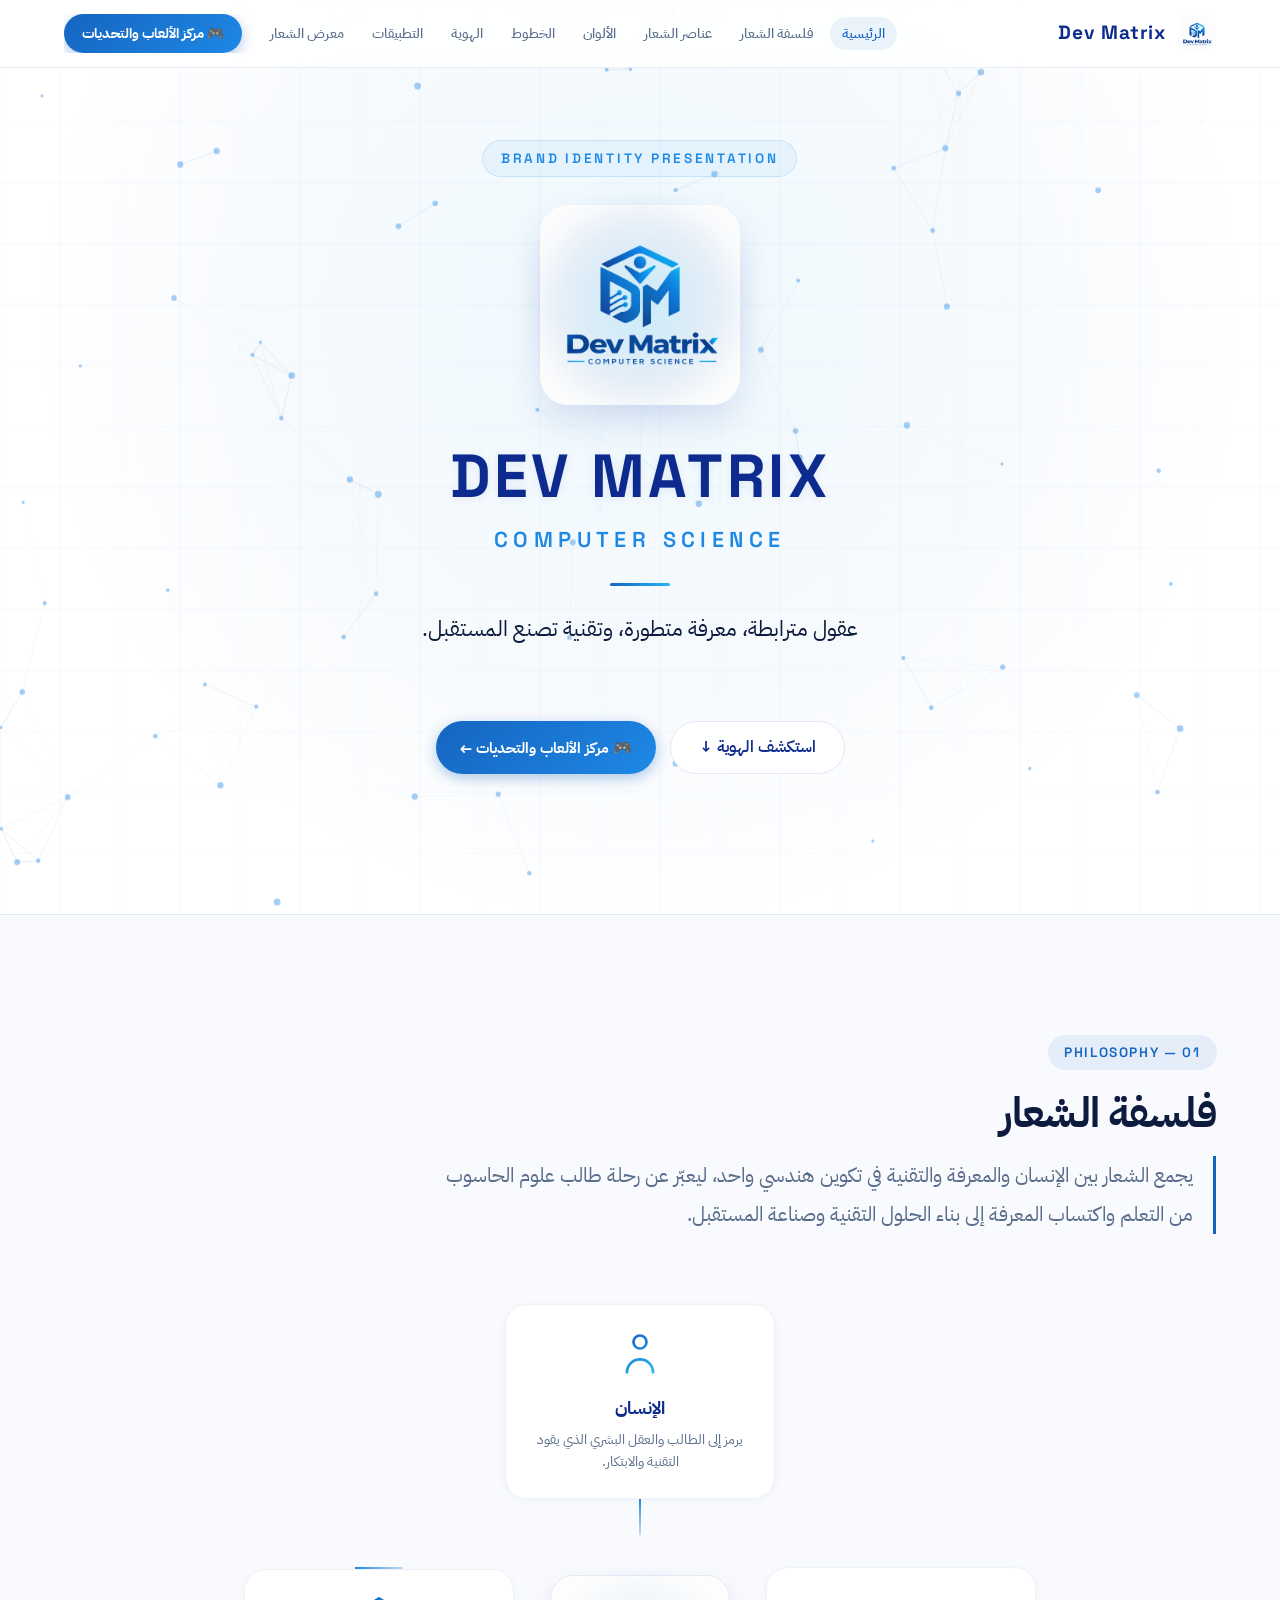
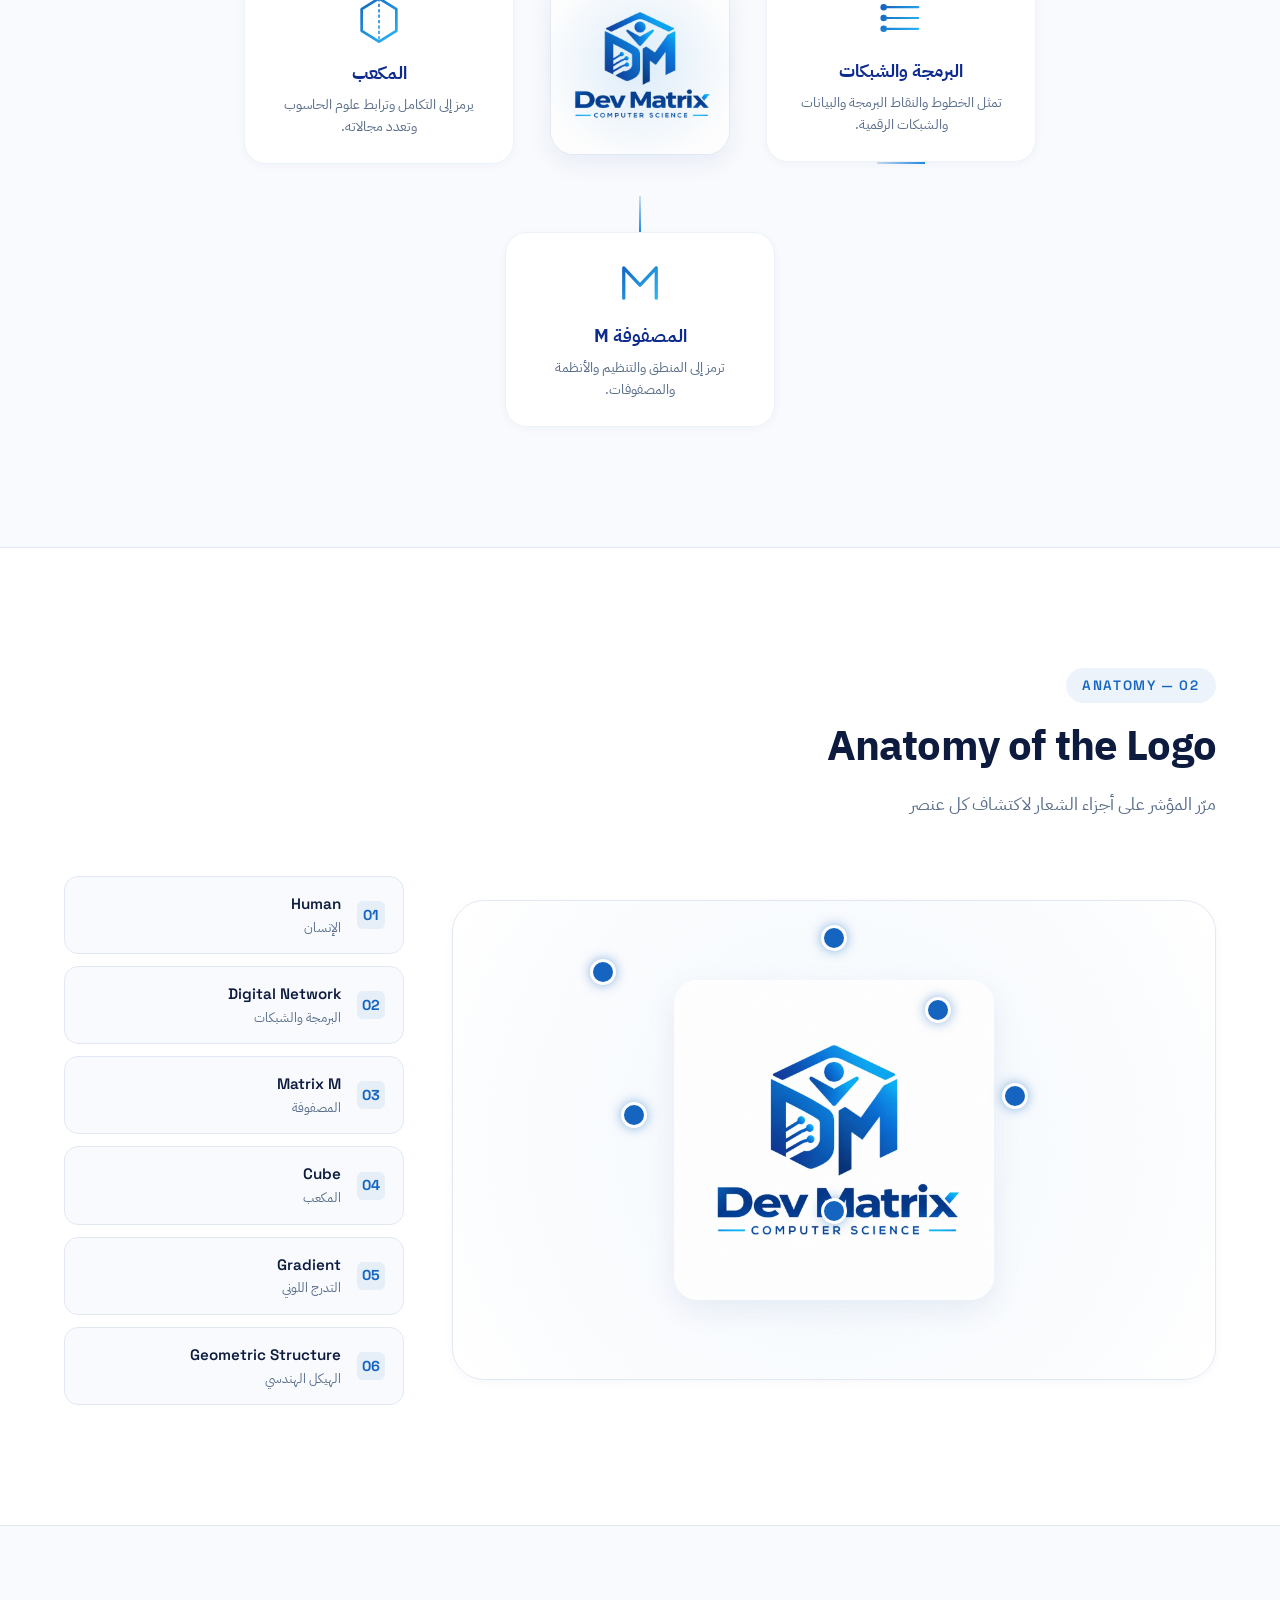
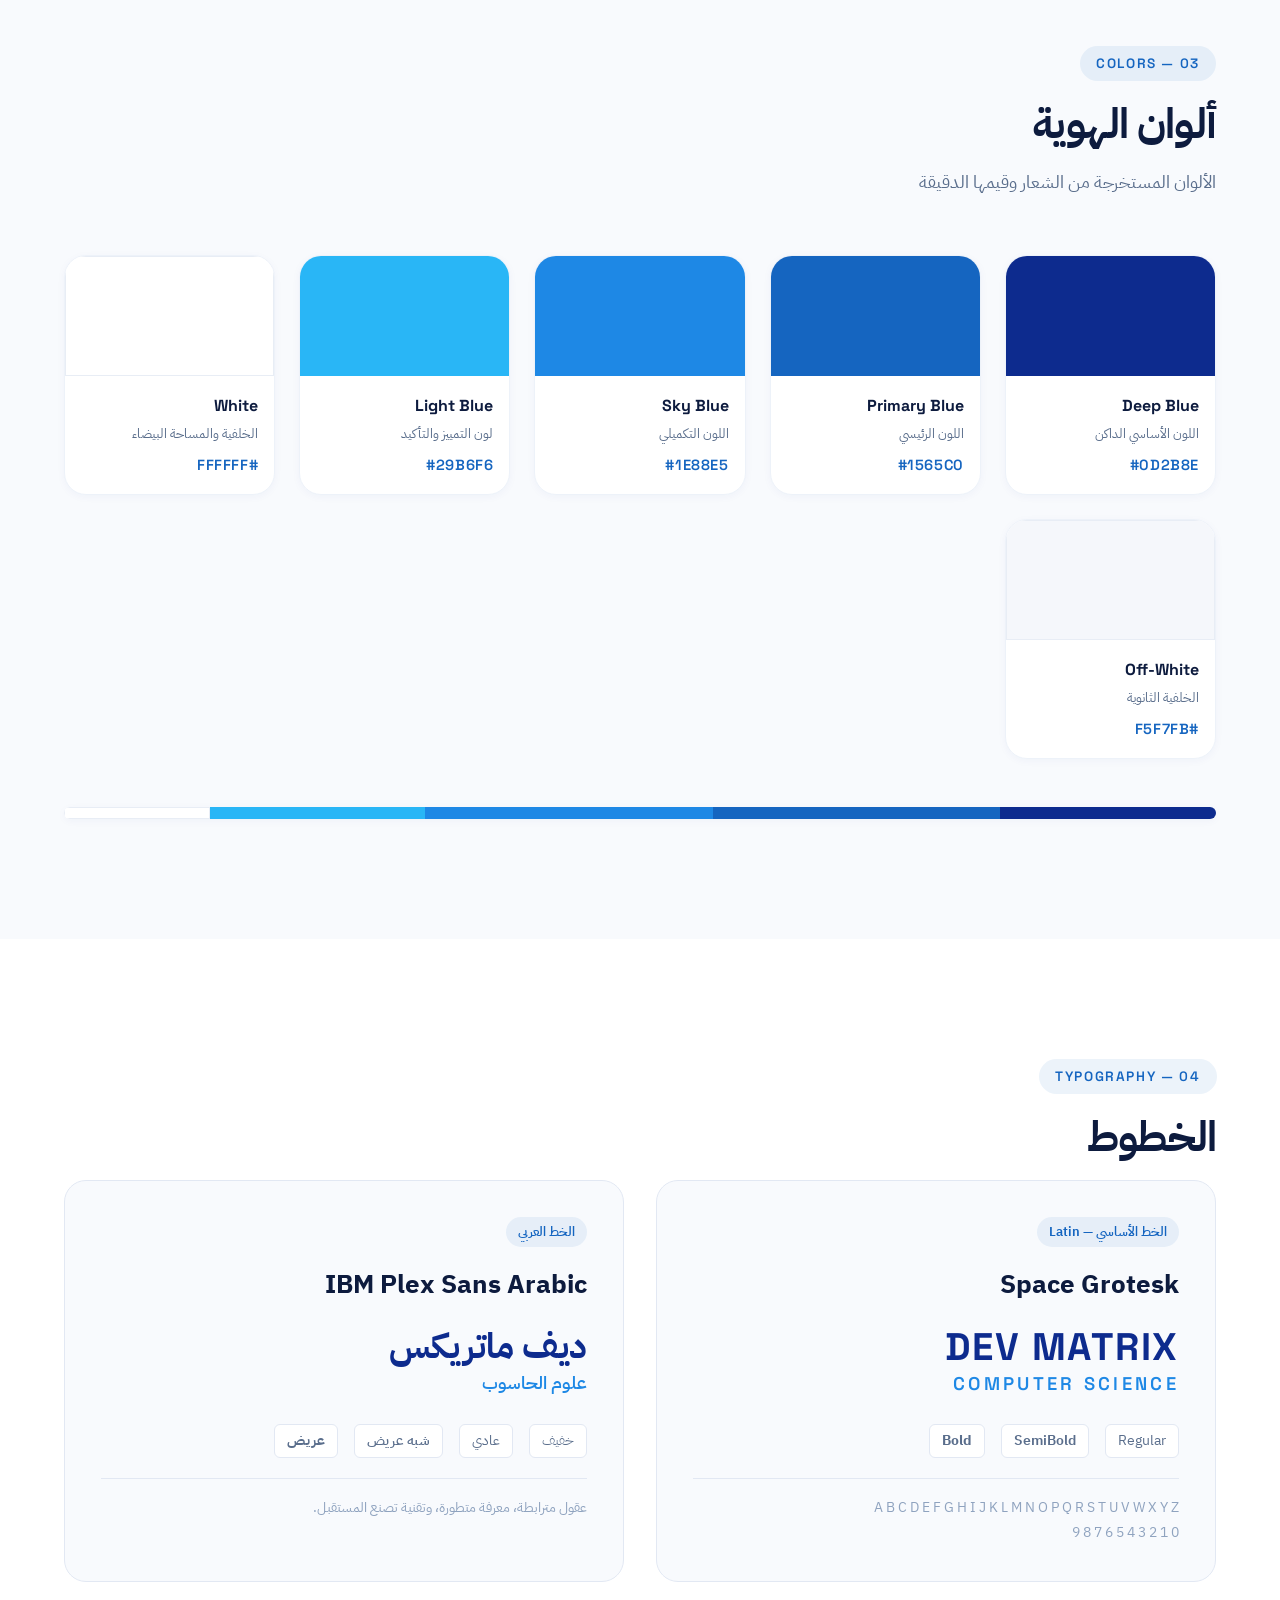
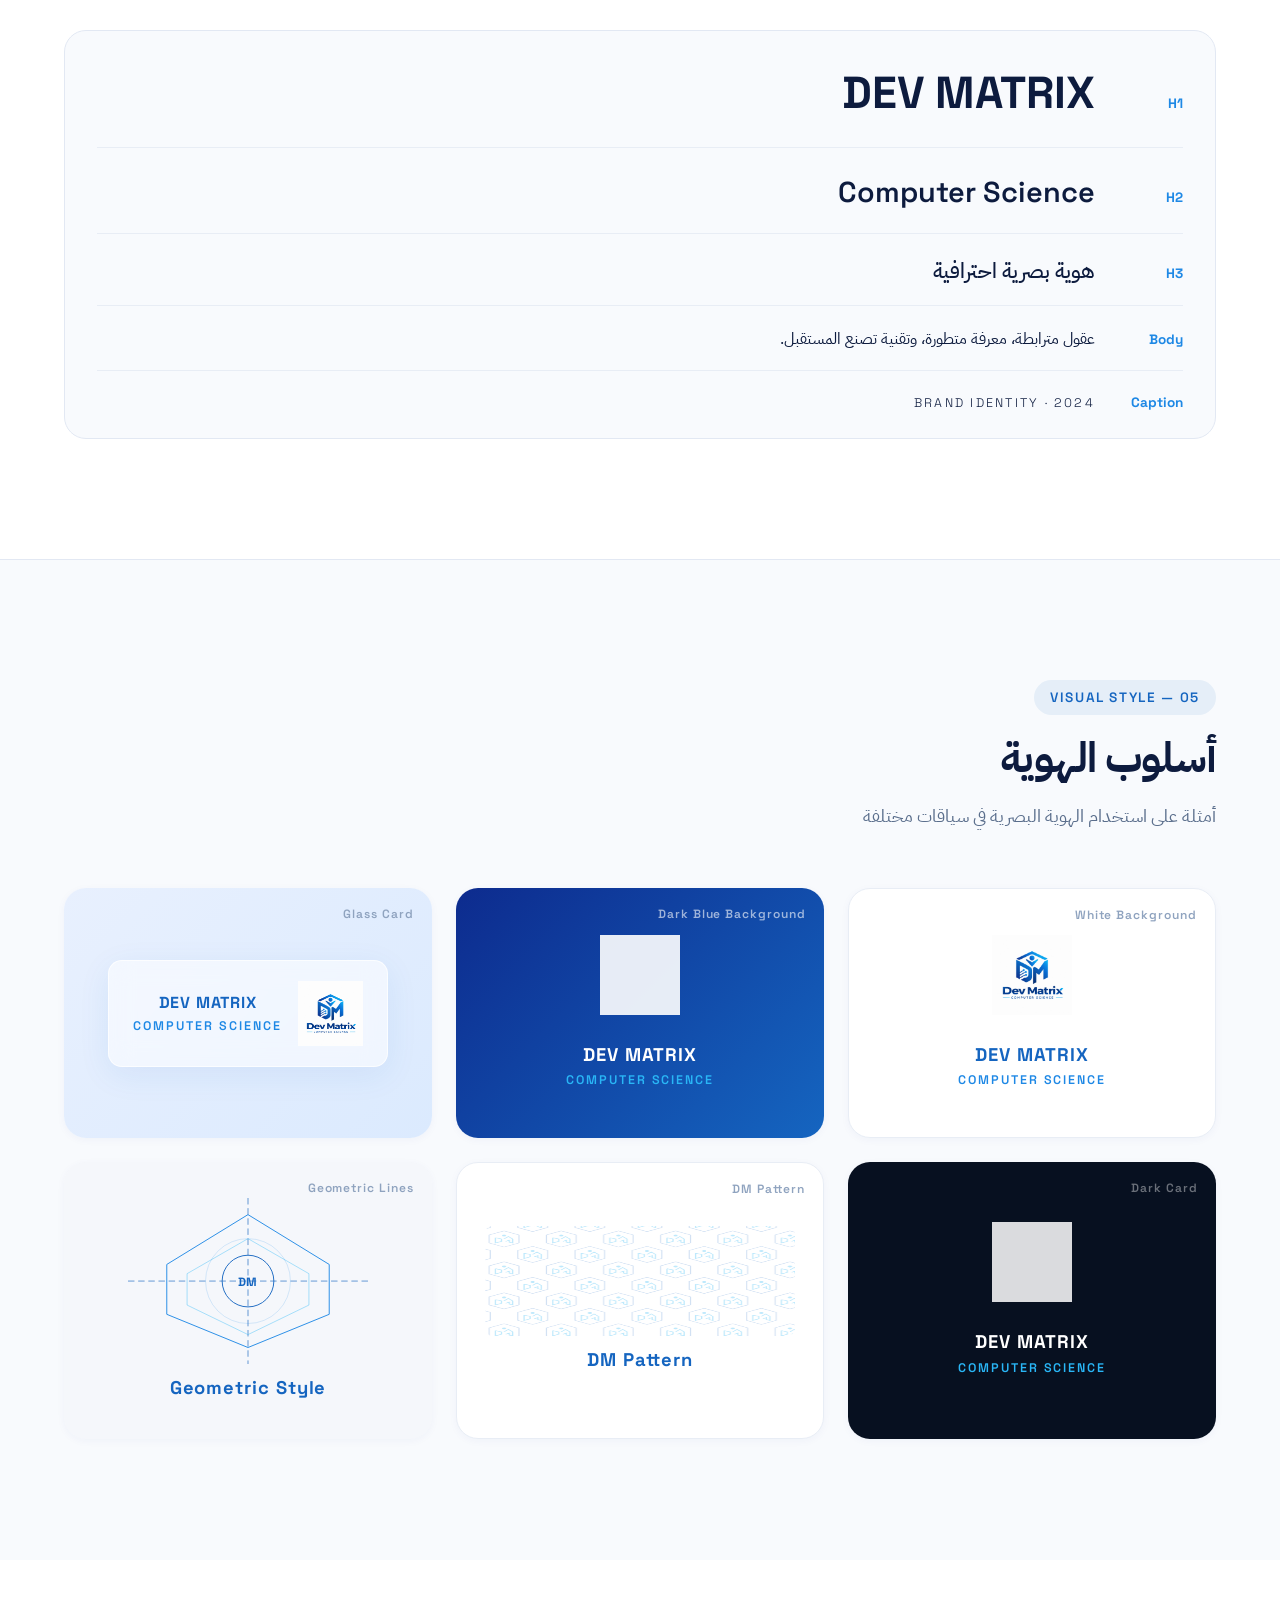
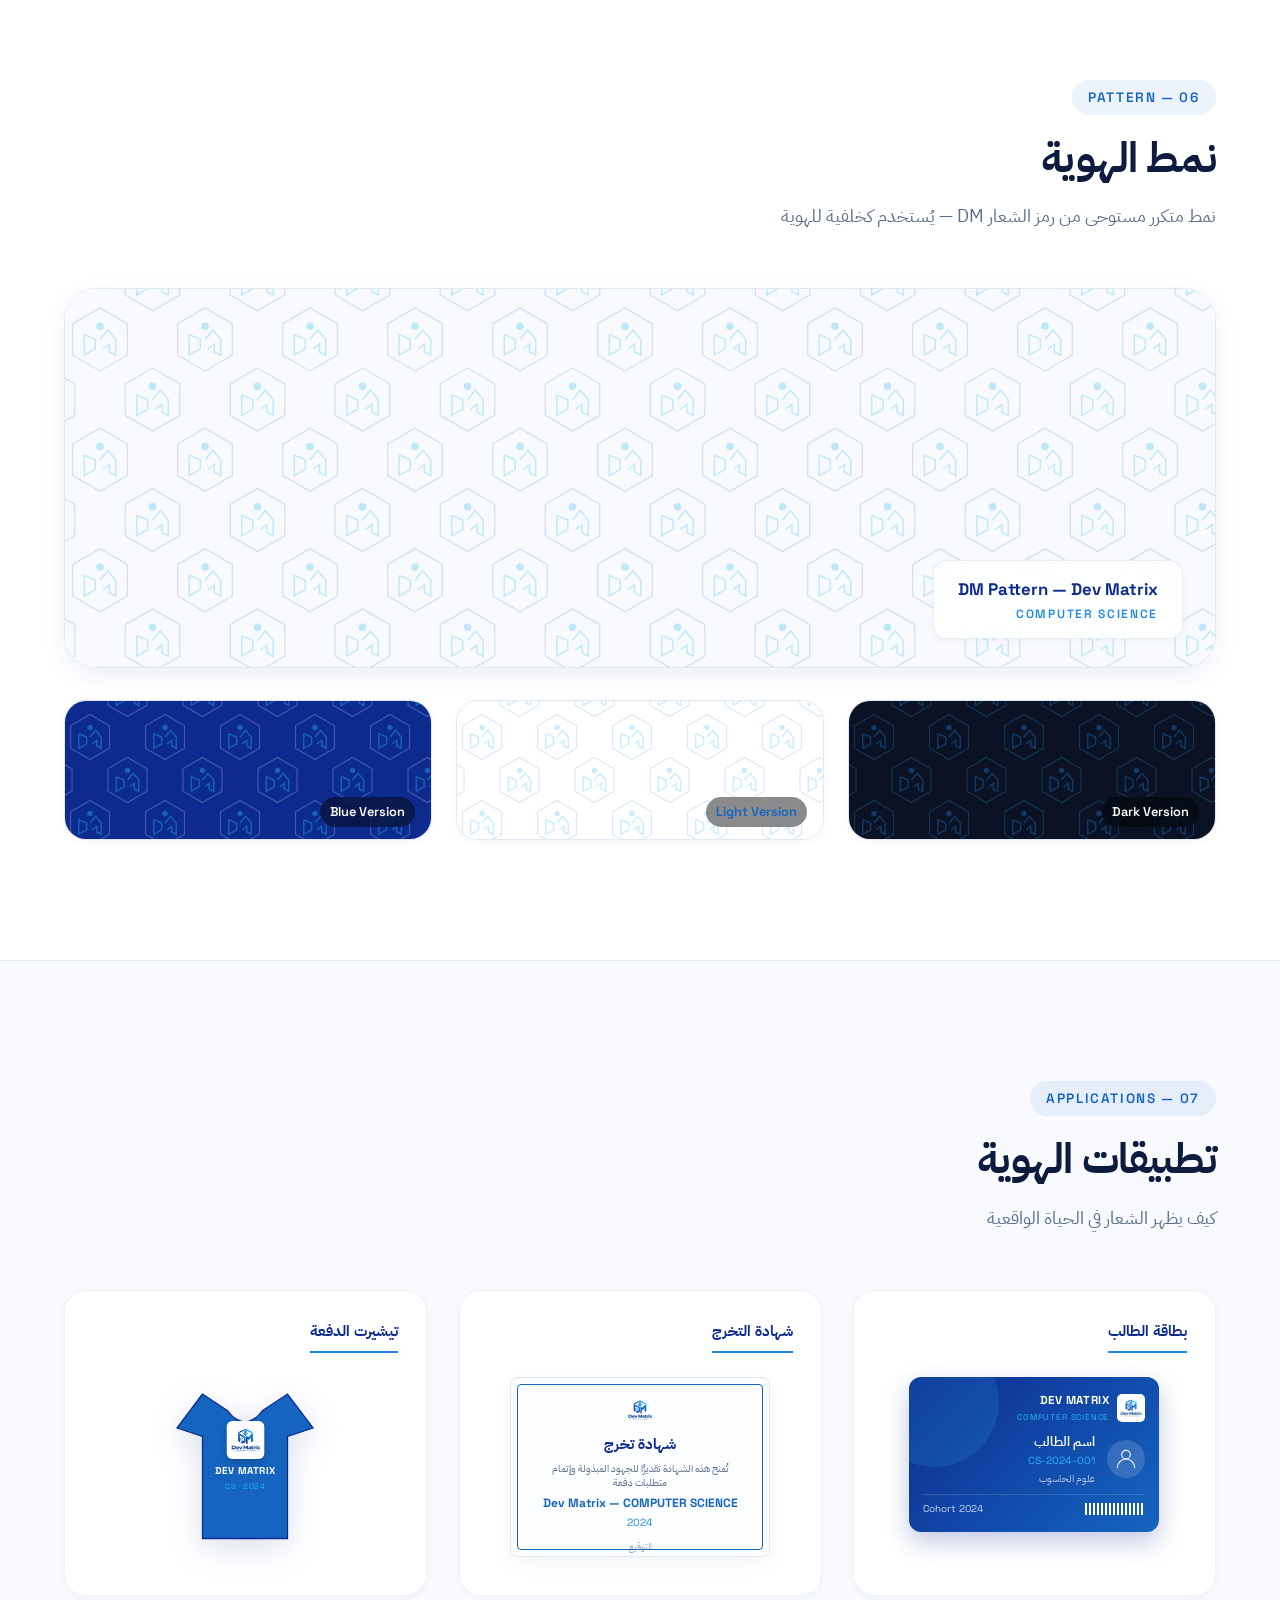
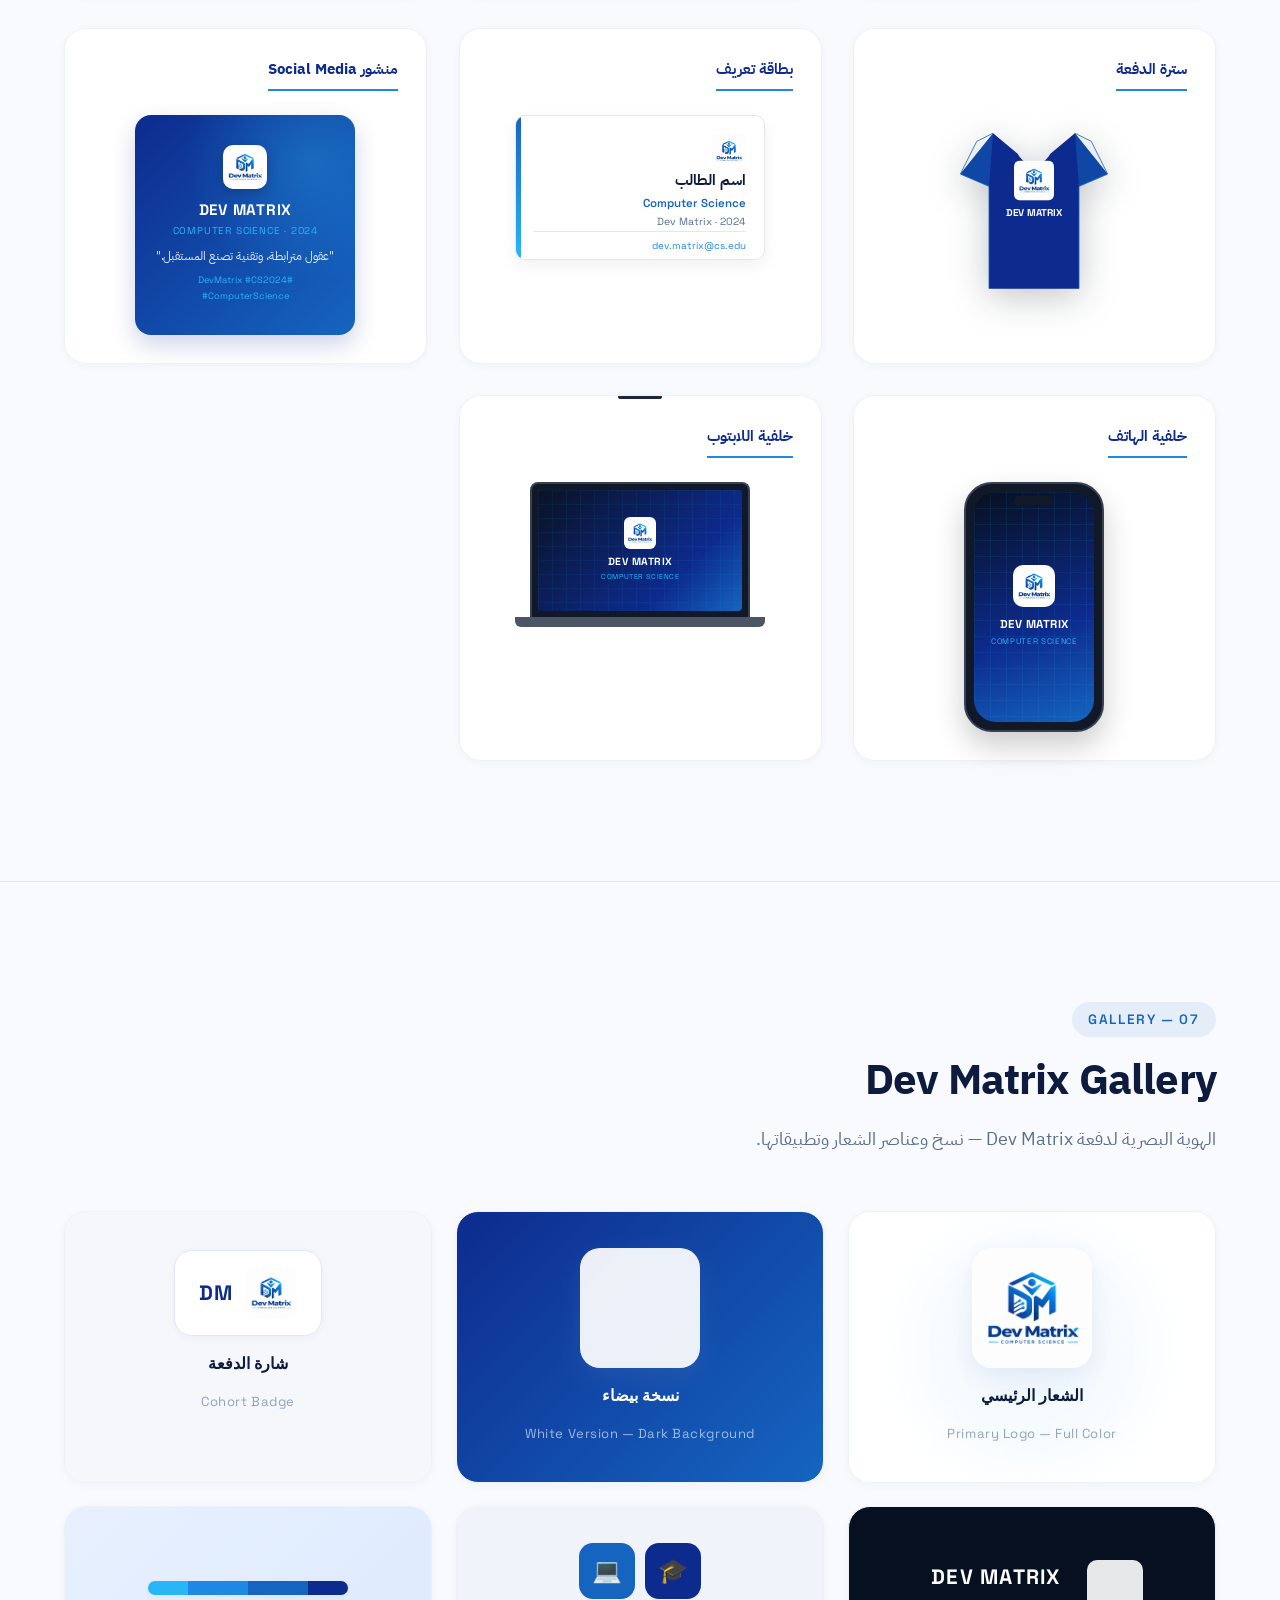
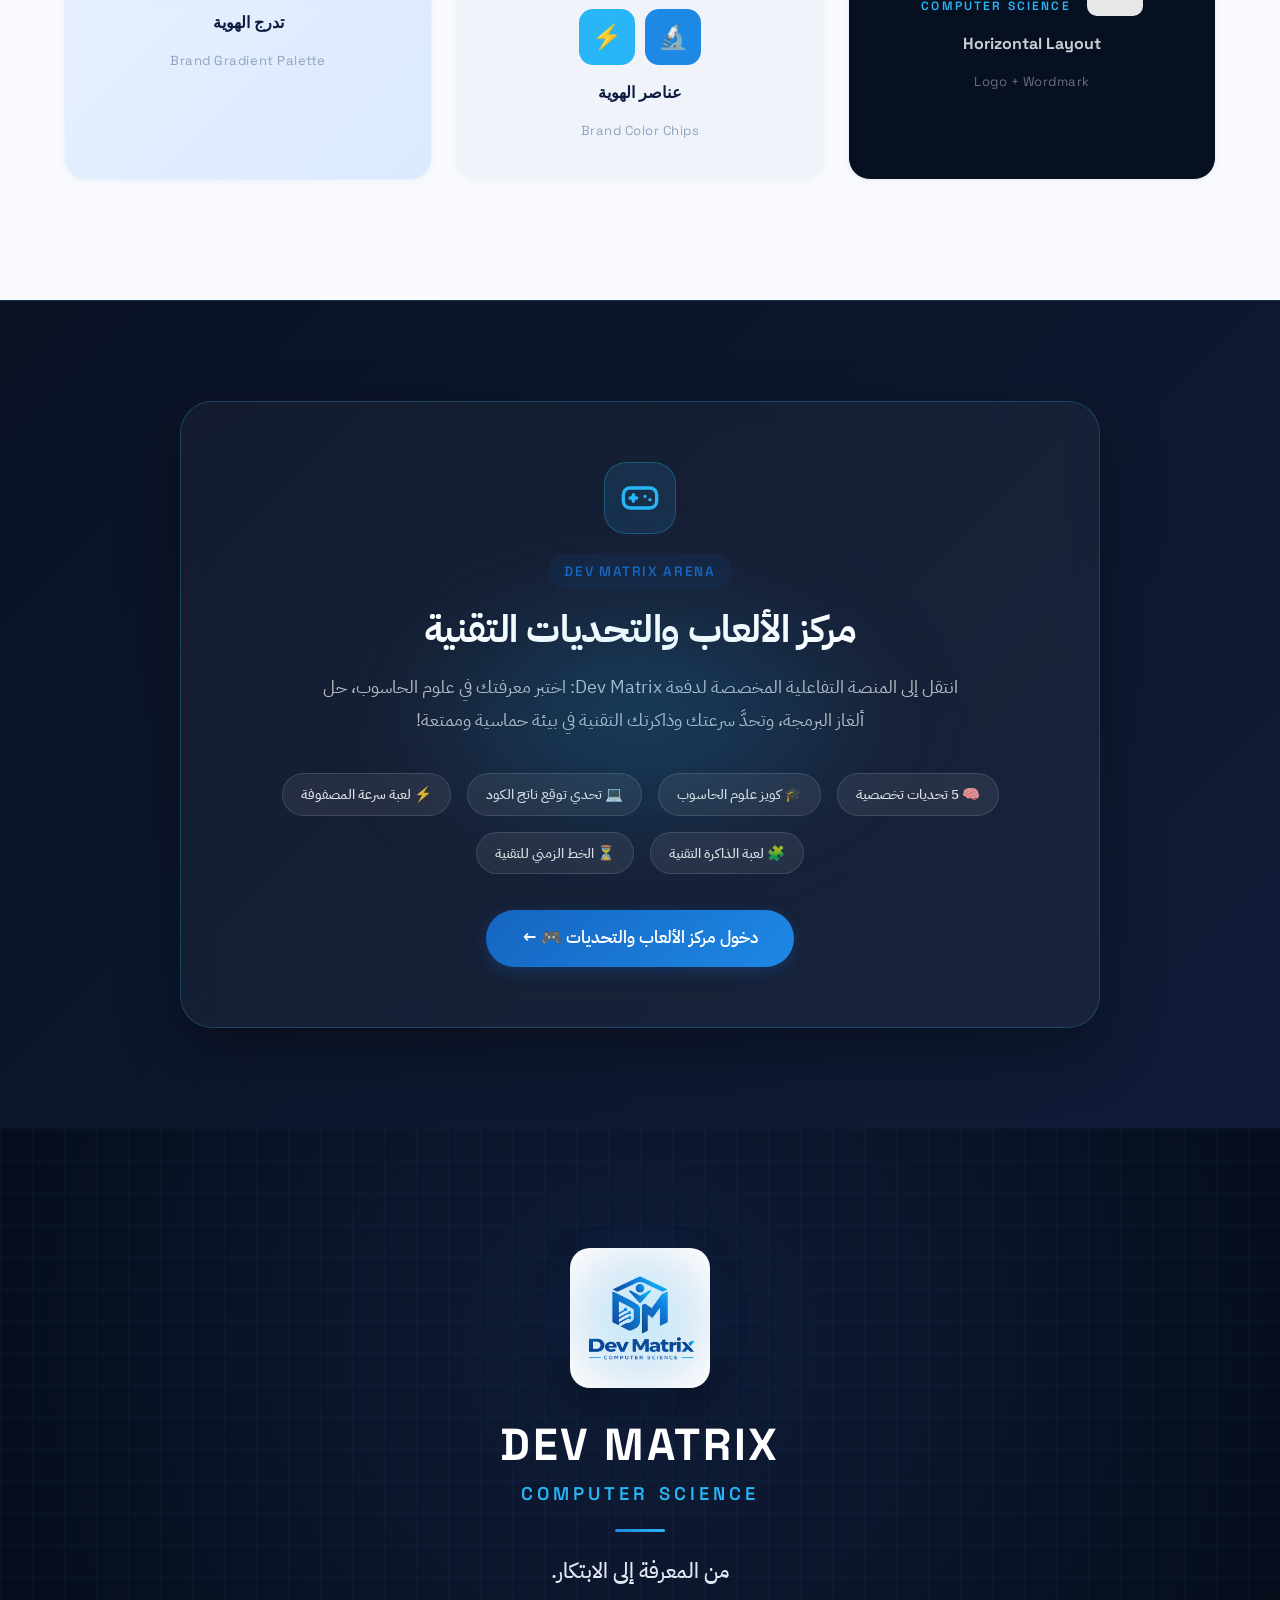
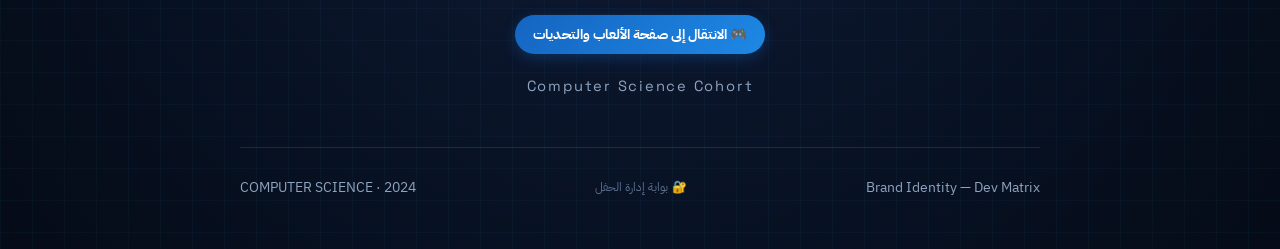
<file: index.html>
<!DOCTYPE html>
<html lang="ar" dir="rtl">
<head>
  <meta charset="UTF-8" />
  <meta name="viewport" content="width=device-width, initial-scale=1.0" />
  <title>Dev Matrix — هوية بصرية | دفعة علوم الحاسوب</title>
  <meta name="description" content="الهوية البصرية لدفعة Dev Matrix — Computer Science. عقول مترابطة، معرفة متطورة، وتقنية تصنع المستقبل." />
  <link rel="preconnect" href="https://fonts.googleapis.com" />
  <link rel="preconnect" href="https://fonts.gstatic.com" crossorigin />
  <link href="https://fonts.googleapis.com/css2?family=IBM+Plex+Sans+Arabic:wght@300;400;500;600;700&family=Inter:wght@300;400;500;600;700;800;900&family=Space+Grotesk:wght@400;500;600;700&display=swap" rel="stylesheet" />
  <link rel="stylesheet" href="style.css" />
</head>
<body>

<!-- NAVIGATION -->
<nav class="navbar" id="navbar">
  <div class="nav-container">
    <div class="nav-logo">
      <img src="assets/logo.jpg" alt="Dev Matrix Logo" class="nav-logo-img" />
      <span class="nav-brand">Dev Matrix</span>
    </div>
    <button class="nav-toggle" id="navToggle" aria-label="القائمة">
      <span></span><span></span><span></span>
    </button>
    <ul class="nav-links" id="navLinks">
      <li><a href="#hero" class="nav-link active">الرئيسية</a></li>
      <li><a href="#philosophy" class="nav-link">فلسفة الشعار</a></li>
      <li><a href="#anatomy" class="nav-link">عناصر الشعار</a></li>
      <li><a href="#colors" class="nav-link">الألوان</a></li>
      <li><a href="#typography" class="nav-link">الخطوط</a></li>
      <li><a href="#visual" class="nav-link">الهوية</a></li>
      <li><a href="#applications" class="nav-link">التطبيقات</a></li>
      <li><a href="#dm-gallery" class="nav-link">معرض الشعار</a></li>
      <li>
        <a href="games.html" class="nav-cta-btn">
          🎮 مركز الألعاب والتحديات
        </a>
      </li>
    </ul>
  </div>
</nav>

<!-- HERO SECTION -->
<section class="hero" id="hero">
  <canvas class="grid-canvas" id="gridCanvas"></canvas>
  <div class="hero-content">
    <div class="hero-eyebrow reveal">Brand Identity Presentation</div>
    <div class="hero-logo-wrap reveal">
      <div class="logo-glow-ring"></div>
      <img src="assets/logo.jpg" alt="Dev Matrix Logo" class="hero-logo" />
    </div>
    <h1 class="hero-title reveal">DEV MATRIX</h1>
    <p class="hero-subtitle reveal">COMPUTER SCIENCE</p>
    <div class="hero-divider reveal"></div>
    <p class="hero-tagline reveal">عقول مترابطة، معرفة متطورة، وتقنية تصنع المستقبل.</p>
    <div style="display:flex;gap:14px;flex-wrap:wrap;justify-content:center;margin-top:24px;" class="reveal">
      <a href="#philosophy" class="btn-secondary-dm">استكشف الهوية ↓</a>
      <a href="games.html" class="nav-cta-btn" style="padding:12px 24px;font-size:0.95rem;margin:0;">🎮 مركز الألعاب والتحديات ←</a>
    </div>
    <div class="hero-scroll-hint reveal" style="margin-top:36px;">
      <span>اكتشف الهوية البصرية</span>
      <div class="scroll-arrow"></div>
    </div>
  </div>
  <div class="hero-dots">
    <div class="dot dot-1"></div>
    <div class="dot dot-2"></div>
    <div class="dot dot-3"></div>
  </div>
</section>

<!-- PHILOSOPHY SECTION -->
<section class="section philosophy" id="philosophy">
  <div class="container">
    <div class="section-label reveal">01 — Philosophy</div>
    <h2 class="section-title reveal">فلسفة الشعار</h2>
    <p class="philosophy-text reveal">
      يجمع الشعار بين الإنسان والمعرفة والتقنية في تكوين هندسي واحد، ليعبّر عن رحلة طالب علوم الحاسوب من التعلم واكتساب المعرفة إلى بناء الحلول التقنية وصناعة المستقبل.
    </p>

    <div class="philosophy-diagram">
      <div class="phil-element phil-top reveal">
        <div class="phil-card">
          <div class="phil-icon">
            <svg viewBox="0 0 48 48" fill="none">
              <circle cx="24" cy="12" r="6" stroke="url(#g1)" stroke-width="2.5"/>
              <path d="M12 40c0-6.627 5.373-12 12-12s12 5.373 12 12" stroke="url(#g1)" stroke-width="2.5" stroke-linecap="round"/>
              <defs><linearGradient id="g1" x1="12" y1="6" x2="36" y2="40" gradientUnits="userSpaceOnUse"><stop stop-color="#1565C0"/><stop offset="1" stop-color="#29B6F6"/></linearGradient></defs>
            </svg>
          </div>
          <h3 class="phil-name">الإنسان</h3>
          <p class="phil-desc">يرمز إلى الطالب والعقل البشري الذي يقود التقنية والابتكار.</p>
        </div>
        <div class="connector-v"></div>
      </div>

      <div class="phil-middle-row">
        <div class="phil-element phil-left reveal">
          <div class="phil-card">
            <div class="phil-icon">
              <svg viewBox="0 0 48 48" fill="none">
                <circle cx="8" cy="14" r="3" fill="url(#g2)"/>
                <circle cx="8" cy="24" r="3" fill="url(#g2)"/>
                <circle cx="8" cy="34" r="3" fill="url(#g2)"/>
                <line x1="11" y1="14" x2="40" y2="14" stroke="url(#g2)" stroke-width="2" stroke-linecap="round"/>
                <line x1="11" y1="24" x2="40" y2="24" stroke="url(#g2)" stroke-width="2" stroke-linecap="round"/>
                <line x1="11" y1="34" x2="40" y2="34" stroke="url(#g2)" stroke-width="2" stroke-linecap="round"/>
                <defs><linearGradient id="g2" x1="8" y1="14" x2="40" y2="34" gradientUnits="userSpaceOnUse"><stop stop-color="#1565C0"/><stop offset="1" stop-color="#29B6F6"/></linearGradient></defs>
              </svg>
            </div>
            <h3 class="phil-name">البرمجة والشبكات</h3>
            <p class="phil-desc">تمثل الخطوط والنقاط البرمجة والبيانات والشبكات الرقمية.</p>
          </div>
          <div class="connector-h"></div>
        </div>

        <div class="phil-logo-center reveal">
          <div class="phil-logo-ring"></div>
          <img src="assets/logo.jpg" alt="Dev Matrix Logo" class="phil-logo" />
        </div>

        <div class="phil-element phil-right reveal">
          <div class="connector-h connector-h-right"></div>
          <div class="phil-card">
            <div class="phil-icon">
              <svg viewBox="0 0 48 48" fill="none">
                <path d="M24 4L40 14V34L24 44L8 34V14L24 4Z" stroke="url(#g4)" stroke-width="2.5" stroke-linejoin="round"/>
                <path d="M24 4L24 44" stroke="url(#g4)" stroke-width="1.5" stroke-dasharray="3 2"/>
                <defs><linearGradient id="g4" x1="8" y1="4" x2="40" y2="44" gradientUnits="userSpaceOnUse"><stop stop-color="#1565C0"/><stop offset="1" stop-color="#29B6F6"/></linearGradient></defs>
              </svg>
            </div>
            <h3 class="phil-name">المكعب</h3>
            <p class="phil-desc">يرمز إلى التكامل وترابط علوم الحاسوب وتعدد مجالاته.</p>
          </div>
        </div>
      </div>

      <div class="phil-element phil-bottom reveal">
        <div class="connector-v connector-v-bottom"></div>
        <div class="phil-card">
          <div class="phil-icon">
            <svg viewBox="0 0 48 48" fill="none">
              <path d="M9 38V10L24 26L39 10V38" stroke="url(#g3)" stroke-width="3" stroke-linecap="round" stroke-linejoin="round"/>
              <defs><linearGradient id="g3" x1="8" y1="8" x2="40" y2="38" gradientUnits="userSpaceOnUse"><stop stop-color="#1565C0"/><stop offset="1" stop-color="#29B6F6"/></linearGradient></defs>
            </svg>
          </div>
          <h3 class="phil-name">المصفوفة M</h3>
          <p class="phil-desc">ترمز إلى المنطق والتنظيم والأنظمة والمصفوفات.</p>
        </div>
      </div>
    </div>
  </div>
</section>

<!-- ANATOMY SECTION -->
<section class="section anatomy" id="anatomy">
  <div class="container">
    <div class="section-label reveal">02 — Anatomy</div>
    <h2 class="section-title reveal">Anatomy of the Logo</h2>
    <p class="section-sub reveal">مرّر المؤشر على أجزاء الشعار لاكتشاف كل عنصر</p>

    <div class="anatomy-wrapper reveal">
      <div class="anatomy-logo-area">
        <img src="assets/logo.jpg" alt="Dev Matrix Logo" class="anatomy-logo" />
        <div class="hotspot" style="top:5%;left:50%;transform:translateX(-50%)" data-idx="0">
          <div class="hotspot-dot"></div>
          <div class="hotspot-tooltip">
            <strong>Human</strong>
            <span>رمز الإنسان — الطالب والعقل البشري</span>
          </div>
        </div>
        <div class="hotspot" style="top:42%;left:22%" data-idx="1">
          <div class="hotspot-dot"></div>
          <div class="hotspot-tooltip tooltip-right">
            <strong>Digital Network</strong>
            <span>شبكات رقمية — البيانات والبرمجة</span>
          </div>
        </div>
        <div class="hotspot" style="top:38%;left:72%" data-idx="2">
          <div class="hotspot-dot"></div>
          <div class="hotspot-tooltip tooltip-left">
            <strong>Matrix M</strong>
            <span>حرف M — المصفوفات والمنطق</span>
          </div>
        </div>
        <div class="hotspot" style="top:12%;left:18%" data-idx="3">
          <div class="hotspot-dot"></div>
          <div class="hotspot-tooltip tooltip-right">
            <strong>Cube</strong>
            <span>مكعب هندسي — التكامل وتعدد المجالات</span>
          </div>
        </div>
        <div class="hotspot" style="top:20%;left:62%" data-idx="4">
          <div class="hotspot-dot"></div>
          <div class="hotspot-tooltip tooltip-left">
            <strong>Gradient</strong>
            <span>تدرج لوني — النمو والتطور المعرفي</span>
          </div>
        </div>
        <div class="hotspot" style="top:62%;left:50%;transform:translateX(-50%)" data-idx="5">
          <div class="hotspot-dot"></div>
          <div class="hotspot-tooltip">
            <strong>Geometric Structure</strong>
            <span>هيكل هندسي — الدقة والتنظيم</span>
          </div>
        </div>
      </div>

      <div class="anatomy-legend">
        <div class="legend-item" data-target="0">
          <div class="legend-num">01</div>
          <div><div class="legend-en">Human</div><div class="legend-ar">الإنسان</div></div>
        </div>
        <div class="legend-item" data-target="1">
          <div class="legend-num">02</div>
          <div><div class="legend-en">Digital Network</div><div class="legend-ar">البرمجة والشبكات</div></div>
        </div>
        <div class="legend-item" data-target="2">
          <div class="legend-num">03</div>
          <div><div class="legend-en">Matrix M</div><div class="legend-ar">المصفوفة</div></div>
        </div>
        <div class="legend-item" data-target="3">
          <div class="legend-num">04</div>
          <div><div class="legend-en">Cube</div><div class="legend-ar">المكعب</div></div>
        </div>
        <div class="legend-item" data-target="4">
          <div class="legend-num">05</div>
          <div><div class="legend-en">Gradient</div><div class="legend-ar">التدرج اللوني</div></div>
        </div>
        <div class="legend-item" data-target="5">
          <div class="legend-num">06</div>
          <div><div class="legend-en">Geometric Structure</div><div class="legend-ar">الهيكل الهندسي</div></div>
        </div>
      </div>
    </div>
  </div>
</section>

<!-- COLORS SECTION -->
<section class="section colors-section" id="colors">
  <div class="container">
    <div class="section-label reveal">03 — Colors</div>
    <h2 class="section-title reveal">ألوان الهوية</h2>
    <p class="section-sub reveal">الألوان المستخرجة من الشعار وقيمها الدقيقة</p>

    <div class="colors-grid reveal">
      <div class="color-card" data-hex="#0D2B8E">
        <div class="color-swatch" style="background:#0D2B8E;">
          <div class="color-overlay">
            <button class="copy-btn" id="copy1">
              <svg width="16" height="16" viewBox="0 0 24 24" fill="none" stroke="currentColor" stroke-width="2"><rect x="9" y="9" width="13" height="13" rx="2"/><path d="M5 15H4a2 2 0 01-2-2V4a2 2 0 012-2h9a2 2 0 012 2v1"/></svg>
              نسخ
            </button>
          </div>
        </div>
        <div class="color-info">
          <div class="color-name">Deep Blue</div>
          <div class="color-role">اللون الأساسي الداكن</div>
          <div class="color-hex">#0D2B8E</div>
        </div>
      </div>

      <div class="color-card" data-hex="#1565C0">
        <div class="color-swatch" style="background:#1565C0;">
          <div class="color-overlay">
            <button class="copy-btn" id="copy2">
              <svg width="16" height="16" viewBox="0 0 24 24" fill="none" stroke="currentColor" stroke-width="2"><rect x="9" y="9" width="13" height="13" rx="2"/><path d="M5 15H4a2 2 0 01-2-2V4a2 2 0 012-2h9a2 2 0 012 2v1"/></svg>
              نسخ
            </button>
          </div>
        </div>
        <div class="color-info">
          <div class="color-name">Primary Blue</div>
          <div class="color-role">اللون الرئيسي</div>
          <div class="color-hex">#1565C0</div>
        </div>
      </div>

      <div class="color-card" data-hex="#1E88E5">
        <div class="color-swatch" style="background:#1E88E5;">
          <div class="color-overlay">
            <button class="copy-btn" id="copy3">
              <svg width="16" height="16" viewBox="0 0 24 24" fill="none" stroke="currentColor" stroke-width="2"><rect x="9" y="9" width="13" height="13" rx="2"/><path d="M5 15H4a2 2 0 01-2-2V4a2 2 0 012-2h9a2 2 0 012 2v1"/></svg>
              نسخ
            </button>
          </div>
        </div>
        <div class="color-info">
          <div class="color-name">Sky Blue</div>
          <div class="color-role">اللون التكميلي</div>
          <div class="color-hex">#1E88E5</div>
        </div>
      </div>

      <div class="color-card" data-hex="#29B6F6">
        <div class="color-swatch" style="background:#29B6F6;">
          <div class="color-overlay">
            <button class="copy-btn" id="copy4">
              <svg width="16" height="16" viewBox="0 0 24 24" fill="none" stroke="currentColor" stroke-width="2"><rect x="9" y="9" width="13" height="13" rx="2"/><path d="M5 15H4a2 2 0 01-2-2V4a2 2 0 012-2h9a2 2 0 012 2v1"/></svg>
              نسخ
            </button>
          </div>
        </div>
        <div class="color-info">
          <div class="color-name">Light Blue</div>
          <div class="color-role">لون التمييز والتأكيد</div>
          <div class="color-hex">#29B6F6</div>
        </div>
      </div>

      <div class="color-card" data-hex="#FFFFFF">
        <div class="color-swatch" style="background:#FFFFFF;border:1.5px solid #E8EDF5;">
          <div class="color-overlay" style="background:rgba(0,0,0,0.04);">
            <button class="copy-btn" style="color:#1565C0;border-color:#1565C0;" id="copy5">
              <svg width="16" height="16" viewBox="0 0 24 24" fill="none" stroke="currentColor" stroke-width="2"><rect x="9" y="9" width="13" height="13" rx="2"/><path d="M5 15H4a2 2 0 01-2-2V4a2 2 0 012-2h9a2 2 0 012 2v1"/></svg>
              نسخ
            </button>
          </div>
        </div>
        <div class="color-info">
          <div class="color-name">White</div>
          <div class="color-role">الخلفية والمساحة البيضاء</div>
          <div class="color-hex">#FFFFFF</div>
        </div>
      </div>

      <div class="color-card" data-hex="#F5F7FB">
        <div class="color-swatch" style="background:#F5F7FB;border:1.5px solid #E8EDF5;">
          <div class="color-overlay" style="background:rgba(0,0,0,0.03);">
            <button class="copy-btn" style="color:#1565C0;border-color:#1565C0;" id="copy6">
              <svg width="16" height="16" viewBox="0 0 24 24" fill="none" stroke="currentColor" stroke-width="2"><rect x="9" y="9" width="13" height="13" rx="2"/><path d="M5 15H4a2 2 0 01-2-2V4a2 2 0 012-2h9a2 2 0 012 2v1"/></svg>
              نسخ
            </button>
          </div>
        </div>
        <div class="color-info">
          <div class="color-name">Off-White</div>
          <div class="color-role">الخلفية الثانوية</div>
          <div class="color-hex">#F5F7FB</div>
        </div>
      </div>
    </div>

    <div class="color-bar reveal">
      <div class="color-bar-seg" style="background:#0D2B8E;flex:1.5"></div>
      <div class="color-bar-seg" style="background:#1565C0;flex:2"></div>
      <div class="color-bar-seg" style="background:#1E88E5;flex:2"></div>
      <div class="color-bar-seg" style="background:#29B6F6;flex:1.5"></div>
      <div class="color-bar-seg" style="background:#FFFFFF;flex:1;border:1px solid #E8EDF5"></div>
    </div>
  </div>
</section>

<!-- TYPOGRAPHY SECTION -->
<section class="section typography-section" id="typography">
  <div class="container">
    <div class="section-label reveal">04 — Typography</div>
    <h2 class="section-title reveal">الخطوط</h2>

    <div class="typo-grid">
      <div class="typo-card primary reveal">
        <div class="typo-tag">الخط الأساسي — Latin</div>
        <div class="typo-font-name">Space Grotesk</div>
        <div class="typo-sample-en">DEV MATRIX</div>
        <div class="typo-sample-en-sub">COMPUTER SCIENCE</div>
        <div class="typo-weights">
          <span style="font-weight:400">Regular</span>
          <span style="font-weight:600">SemiBold</span>
          <span style="font-weight:700">Bold</span>
        </div>
        <div class="typo-alphabet">A B C D E F G H I J K L M N O P Q R S T U V W X Y Z<br/>0 1 2 3 4 5 6 7 8 9</div>
      </div>

      <div class="typo-card arabic reveal">
        <div class="typo-tag">الخط العربي</div>
        <div class="typo-font-name" style="font-family:'IBM Plex Sans Arabic'">IBM Plex Sans Arabic</div>
        <div class="typo-sample-ar">ديف ماتريكس</div>
        <div class="typo-sample-ar-sub">علوم الحاسوب</div>
        <div class="typo-weights" style="font-family:'IBM Plex Sans Arabic'">
          <span style="font-weight:300">خفيف</span>
          <span style="font-weight:400">عادي</span>
          <span style="font-weight:600">شبه عريض</span>
          <span style="font-weight:700">عريض</span>
        </div>
        <div class="typo-alphabet" style="font-family:'IBM Plex Sans Arabic'">
          عقول مترابطة، معرفة متطورة، وتقنية تصنع المستقبل.
        </div>
      </div>
    </div>

    <div class="typo-scale reveal">
      <div class="scale-row">
        <span class="scale-label">H1</span>
        <span class="scale-sample" style="font-size:2.8rem;font-weight:700;font-family:'Space Grotesk'">DEV MATRIX</span>
      </div>
      <div class="scale-row">
        <span class="scale-label">H2</span>
        <span class="scale-sample" style="font-size:1.8rem;font-weight:600;font-family:'Space Grotesk'">Computer Science</span>
      </div>
      <div class="scale-row">
        <span class="scale-label">H3</span>
        <span class="scale-sample" style="font-size:1.3rem;font-weight:500;font-family:'IBM Plex Sans Arabic'">هوية بصرية احترافية</span>
      </div>
      <div class="scale-row">
        <span class="scale-label">Body</span>
        <span class="scale-sample" style="font-size:1rem;font-weight:400;font-family:'IBM Plex Sans Arabic'">عقول مترابطة، معرفة متطورة، وتقنية تصنع المستقبل.</span>
      </div>
      <div class="scale-row">
        <span class="scale-label">Caption</span>
        <span class="scale-sample" style="font-size:0.78rem;font-weight:300;font-family:'Space Grotesk';letter-spacing:0.18em">BRAND IDENTITY · 2024</span>
      </div>
    </div>
  </div>
</section>

<!-- VISUAL STYLE SECTION -->
<section class="section visual-section" id="visual">
  <div class="container">
    <div class="section-label reveal">05 — Visual Style</div>
    <h2 class="section-title reveal">أسلوب الهوية</h2>
    <p class="section-sub reveal">أمثلة على استخدام الهوية البصرية في سياقات مختلفة</p>

    <div class="visual-grid">
      <div class="visual-card reveal" style="background:#FFFFFF;border:1.5px solid #E8EDF5;">
        <div class="visual-card-tag">White Background</div>
        <img src="assets/logo.jpg" alt="Dev Matrix Logo" class="visual-logo" />
        <div class="visual-card-text" style="color:#1565C0;">DEV MATRIX</div>
        <div class="visual-card-sub" style="color:#1E88E5;">COMPUTER SCIENCE</div>
      </div>

      <div class="visual-card reveal" style="background:linear-gradient(135deg,#0D2B8E 0%,#1565C0 100%);">
        <div class="visual-card-tag" style="color:rgba(255,255,255,0.6)">Dark Blue Background</div>
        <img src="assets/logo.jpg" alt="Dev Matrix Logo" class="visual-logo" style="filter:brightness(0) invert(1) opacity(0.9);" />
        <div class="visual-card-text" style="color:#fff;">DEV MATRIX</div>
        <div class="visual-card-sub" style="color:#29B6F6;">COMPUTER SCIENCE</div>
      </div>

      <div class="visual-card reveal" style="background:linear-gradient(135deg,#e8f0fe 0%,#dbeafe 100%);">
        <div class="visual-card-tag">Glass Card</div>
        <div class="glass-inner">
          <img src="assets/logo.jpg" alt="Dev Matrix Logo" class="visual-logo" style="width:65px;height:65px;margin:0;" />
          <div>
            <div class="visual-card-text" style="color:#1565C0;font-size:1rem;margin:0;">DEV MATRIX</div>
            <div class="visual-card-sub" style="color:#1E88E5;margin:0;">COMPUTER SCIENCE</div>
          </div>
        </div>
      </div>

      <div class="visual-card reveal" style="background:#071020;">
        <div class="visual-card-tag" style="color:rgba(255,255,255,0.4)">Dark Card</div>
        <img src="assets/logo.jpg" alt="Dev Matrix Logo" class="visual-logo" style="filter:brightness(0) invert(1) opacity(0.85);" />
        <div class="visual-card-text" style="color:#fff;">DEV MATRIX</div>
        <div class="visual-card-sub" style="color:#29B6F6;">COMPUTER SCIENCE</div>
      </div>

      <div class="visual-card reveal pattern-card-vis">
        <div class="visual-card-tag">DM Pattern</div>
        <canvas class="mini-pattern" id="miniPattern"></canvas>
        <div class="visual-card-text" style="color:#1565C0;">DM Pattern</div>
      </div>

      <div class="visual-card reveal" style="background:#F5F7FB;">
        <div class="visual-card-tag">Geometric Lines</div>
        <svg viewBox="0 0 260 180" fill="none" style="width:100%;max-width:240px;margin:auto;">
          <line x1="0" y1="90" x2="260" y2="90" stroke="#1565C0" stroke-width="0.7" stroke-dasharray="7 4"/>
          <line x1="130" y1="0" x2="130" y2="180" stroke="#1565C0" stroke-width="0.7" stroke-dasharray="7 4"/>
          <polygon points="130,18 218,72 218,126 130,162 42,126 42,72" stroke="#1E88E5" stroke-width="1" fill="none"/>
          <polygon points="130,44 196,82 196,116 130,148 64,116 64,82" stroke="#29B6F6" stroke-width="0.7" fill="none" opacity="0.6"/>
          <circle cx="130" cy="90" r="28" stroke="#1565C0" stroke-width="1" fill="none"/>
          <circle cx="130" cy="90" r="46" stroke="#1E88E5" stroke-width="0.5" fill="none" opacity="0.35"/>
          <text x="130" y="95" text-anchor="middle" font-family="Space Grotesk,sans-serif" font-size="13" font-weight="700" fill="#1565C0">DM</text>
        </svg>
        <div class="visual-card-text" style="color:#1565C0;">Geometric Style</div>
      </div>
    </div>
  </div>
</section>

<!-- PATTERN SECTION -->
<section class="section pattern-section" id="pattern">
  <div class="container">
    <div class="section-label reveal">06 — Pattern</div>
    <h2 class="section-title reveal">نمط الهوية</h2>
    <p class="section-sub reveal">نمط متكرر مستوحى من رمز الشعار DM — يُستخدم كخلفية للهوية</p>
    <div class="pattern-canvas-wrap reveal">
      <canvas id="dmPatternCanvas"></canvas>
      <div class="pattern-overlay-text">
        <div class="pot-main">DM Pattern — Dev Matrix</div>
        <div class="pot-sub">COMPUTER SCIENCE</div>
      </div>
    </div>
    <div class="pattern-variants reveal">
      <div class="pattern-var dark-pattern">
        <canvas class="pv-canvas" id="pvDark"></canvas>
        <div class="pv-label">Dark Version</div>
      </div>
      <div class="pattern-var light-pattern">
        <canvas class="pv-canvas" id="pvLight"></canvas>
        <div class="pv-label" style="color:#1565C0">Light Version</div>
      </div>
      <div class="pattern-var mid-pattern">
        <canvas class="pv-canvas" id="pvMid"></canvas>
        <div class="pv-label">Blue Version</div>
      </div>
    </div>
  </div>
</section>

<!-- APPLICATIONS SECTION -->
<section class="section applications-section" id="applications">
  <div class="container">
    <div class="section-label reveal">07 — Applications</div>
    <h2 class="section-title reveal">تطبيقات الهوية</h2>
    <p class="section-sub reveal">كيف يظهر الشعار في الحياة الواقعية</p>

    <div class="apps-grid">
      <!-- Student Card -->
      <div class="app-mockup reveal">
        <div class="mock-label">بطاقة الطالب</div>
        <div class="student-card">
          <div class="sc-header">
            <img src="assets/logo.jpg" alt="logo" class="sc-logo"/>
            <div>
              <div class="sc-brand">DEV MATRIX</div>
              <div class="sc-dept">COMPUTER SCIENCE</div>
            </div>
          </div>
          <div class="sc-body">
            <div class="sc-avatar">
              <svg viewBox="0 0 48 48" fill="none"><circle cx="24" cy="16" r="8" stroke="#fff" stroke-width="2"/><path d="M8 40c0-8.837 7.163-16 16-16s16 7.163 16 16" stroke="#fff" stroke-width="2" stroke-linecap="round"/></svg>
            </div>
            <div class="sc-info">
              <div class="sc-name">اسم الطالب</div>
              <div class="sc-id">CS-2024-001</div>
              <div class="sc-major">علوم الحاسوب</div>
            </div>
          </div>
          <div class="sc-footer">
            <div class="sc-barcode"><div class="barcode-lines"></div></div>
            <div class="sc-cohort">Cohort 2024</div>
          </div>
        </div>
      </div>

      <!-- Certificate -->
      <div class="app-mockup reveal">
        <div class="mock-label">شهادة التخرج</div>
        <div class="cert-card">
          <div class="cert-border"></div>
          <img src="assets/logo.jpg" alt="logo" class="cert-logo"/>
          <div class="cert-title">شهادة تخرج</div>
          <div class="cert-body">تُمنح هذه الشهادة تقديرًا للجهود المبذولة وإتمام متطلبات دفعة</div>
          <div class="cert-name">Dev Matrix — COMPUTER SCIENCE</div>
          <div class="cert-year">2024</div>
          <div class="cert-line"></div>
          <div class="cert-sig">التوقيع</div>
        </div>
      </div>

      <!-- T-Shirt -->
      <div class="app-mockup reveal">
        <div class="mock-label">تيشيرت الدفعة</div>
        <div class="tshirt-mock">
          <div class="tshirt-shape">
            <svg viewBox="0 0 200 220" fill="none" class="tshirt-svg">
              <path d="M50 20L20 60L50 70L50 190L150 190L150 70L180 60L150 20L120 40C114 50 100 54 100 54C100 54 86 50 80 40L50 20Z" fill="#1565C0" stroke="#0D2B8E" stroke-width="1.5"/>
            </svg>
            <div class="tshirt-content">
              <img src="assets/logo.jpg" alt="logo" class="tshirt-logo"/>
              <div class="tshirt-text">DEV MATRIX</div>
              <div class="tshirt-sub">CS · 2024</div>
            </div>
          </div>
        </div>
      </div>

      <!-- Jacket -->
      <div class="app-mockup reveal">
        <div class="mock-label">سترة الدفعة</div>
        <div class="jacket-mock">
          <svg class="jacket-svg" viewBox="0 0 220 240" fill="none">
            <path d="M60 20L20 70L55 85L55 210L165 210L165 85L200 70L160 20L130 45C122 58 110 62 110 62C110 62 98 58 90 45L60 20Z" fill="#0D2B8E"/>
            <path d="M60 20L40 30L20 70L55 85L55 210" stroke="#1565C0" stroke-width="1" fill="none"/>
            <path d="M160 20L180 30L200 70L165 85L165 210" stroke="#1565C0" stroke-width="1" fill="none"/>
            <path d="M60 20L20 70L55 85" fill="#1565C0" opacity="0.5"/>
            <path d="M160 20L200 70L165 85" fill="#1565C0" opacity="0.5"/>
          </svg>
          <div class="jacket-content">
            <img src="assets/logo.jpg" alt="logo" class="jacket-logo"/>
            <div class="jacket-text">DEV MATRIX</div>
          </div>
        </div>
      </div>

      <!-- Business Card -->
      <div class="app-mockup reveal">
        <div class="mock-label">بطاقة تعريف</div>
        <div class="biz-card">
          <div class="biz-accent"></div>
          <img src="assets/logo.jpg" alt="logo" class="biz-logo"/>
          <div class="biz-name">اسم الطالب</div>
          <div class="biz-title-text">Computer Science</div>
          <div class="biz-details">Dev Matrix · 2024</div>
          <div class="biz-contact">
            <span>dev.matrix@cs.edu</span>
          </div>
        </div>
      </div>

      <!-- Social Post -->
      <div class="app-mockup reveal">
        <div class="mock-label">منشور Social Media</div>
        <div class="social-post">
          <div class="sp-bg"></div>
          <div class="sp-content">
            <img src="assets/logo.jpg" alt="logo" class="sp-logo"/>
            <div class="sp-title">DEV MATRIX</div>
            <div class="sp-sub">COMPUTER SCIENCE · 2024</div>
            <div class="sp-quote">"عقول مترابطة، وتقنية تصنع المستقبل."</div>
            <div class="sp-tags">#DevMatrix #CS2024 #ComputerScience</div>
          </div>
        </div>
      </div>

      <!-- Phone Wallpaper -->
      <div class="app-mockup reveal">
        <div class="mock-label">خلفية الهاتف</div>
        <div class="phone-mock">
          <div class="phone-frame">
            <div class="phone-notch"></div>
            <div class="phone-screen">
              <div class="phone-wallpaper">
                <div class="pw-grid-bg"></div>
                <img src="assets/logo.jpg" alt="logo" class="pw-logo"/>
                <div class="pw-brand">DEV MATRIX</div>
                <div class="pw-sub">COMPUTER SCIENCE</div>
              </div>
            </div>
          </div>
        </div>
      </div>

      <!-- Laptop Wallpaper -->
      <div class="app-mockup reveal">
        <div class="mock-label">خلفية اللابتوب</div>
        <div class="laptop-mock">
          <div class="laptop-screen">
            <div class="laptop-wallpaper">
              <div class="lw-grid-bg"></div>
              <img src="assets/logo.jpg" alt="logo" class="lw-logo"/>
              <div class="lw-brand">DEV MATRIX</div>
              <div class="lw-sub">COMPUTER SCIENCE</div>
            </div>
          </div>
          <div class="laptop-base"></div>
          <div class="laptop-hinge"></div>
        </div>
      </div>
    </div>
  </div>
</section>

<!-- 07. DEV MATRIX GALLERY -->
<section class="section dm-gallery-section" id="dm-gallery">
  <div class="container">
    <div class="section-label reveal">07 — Gallery</div>
    <h2 class="section-title reveal">Dev Matrix Gallery</h2>
    <p class="section-sub reveal">الهوية البصرية لدفعة Dev Matrix — نسخ وعناصر الشعار وتطبيقاتها.</p>
    <div class="dm-gallery-grid">

      <div class="gallery-item gallery-main reveal">
        <div class="gallery-item-inner">
          <img src="assets/logo.jpg" alt="Dev Matrix Logo — الشعار الرئيسي" class="gallery-logo-img" />
          <div class="gallery-item-label">الشعار الرئيسي</div>
          <div class="gallery-item-desc">Primary Logo — Full Color</div>
        </div>
      </div>

      <div class="gallery-item reveal" style="background:linear-gradient(135deg,#0D2B8E,#1565C0)">
        <div class="gallery-item-inner">
          <img src="assets/logo.jpg" alt="Dev Matrix Logo Dark" class="gallery-logo-img" style="filter:brightness(0) invert(1) opacity(0.92);" />
          <div class="gallery-item-label" style="color:#fff;">نسخة بيضاء</div>
          <div class="gallery-item-desc" style="color:rgba(255,255,255,0.6);">White Version — Dark Background</div>
        </div>
      </div>

      <div class="gallery-item reveal" style="background:#F5F7FB;">
        <div class="gallery-item-inner">
          <div class="gallery-badge-wrap">
            <div class="gallery-badge">
              <img src="assets/logo.jpg" alt="Dev Matrix Badge" style="width:52px;height:52px;border-radius:10px;" />
              <span>DM</span>
            </div>
          </div>
          <div class="gallery-item-label">شارة الدفعة</div>
          <div class="gallery-item-desc">Cohort Badge</div>
        </div>
      </div>

      <div class="gallery-item reveal" style="background:#071020;">
        <div class="gallery-item-inner">
          <div class="gallery-horizontal-logo">
            <img src="assets/logo.jpg" alt="Logo" style="width:56px;height:56px;border-radius:10px;filter:brightness(0) invert(1) opacity(0.9);" />
            <div>
              <div style="font-family:'Space Grotesk',sans-serif;font-size:1.3rem;font-weight:800;color:#fff;letter-spacing:0.06em;">DEV MATRIX</div>
              <div style="font-family:'Space Grotesk',sans-serif;font-size:0.75rem;font-weight:600;color:#29B6F6;letter-spacing:0.18em;">COMPUTER SCIENCE</div>
            </div>
          </div>
          <div class="gallery-item-label" style="color:rgba(255,255,255,0.8);">Horizontal Layout</div>
          <div class="gallery-item-desc" style="color:rgba(255,255,255,0.4);">Logo + Wordmark</div>
        </div>
      </div>

      <div class="gallery-item reveal" style="background:#F0F4FA;">
        <div class="gallery-item-inner">
          <div class="gallery-icon-grid">
            <div class="gallery-icon-item" style="background:#0D2B8E;color:#fff;">🎓</div>
            <div class="gallery-icon-item" style="background:#1565C0;color:#fff;">💻</div>
            <div class="gallery-icon-item" style="background:#1E88E5;color:#fff;">🔬</div>
            <div class="gallery-icon-item" style="background:#29B6F6;color:#fff;">⚡</div>
          </div>
          <div class="gallery-item-label">عناصر الهوية</div>
          <div class="gallery-item-desc">Brand Color Chips</div>
        </div>
      </div>

      <div class="gallery-item reveal" style="background:linear-gradient(135deg,#e8f0fe,#dbeafe);">
        <div class="gallery-item-inner">
          <div class="gallery-gradient-bar">
            <div style="background:#0D2B8E;flex:1;"></div>
            <div style="background:#1565C0;flex:1.5;"></div>
            <div style="background:#1E88E5;flex:1.5;"></div>
            <div style="background:#29B6F6;flex:1;"></div>
          </div>
          <div class="gallery-item-label">تدرج الهوية</div>
          <div class="gallery-item-desc">Brand Gradient Palette</div>
        </div>
      </div>

    </div>
  </div>
</section>

<!-- 08. GAMES & CHALLENGES PROMO SECTION -->
<section class="section games-promo-section" id="games-promo">
  <div class="container">
    <div class="games-promo-box reveal">
      <div class="games-promo-glow"></div>
      <div class="games-promo-icon">
        <svg width="40" height="40" viewBox="0 0 24 24" fill="none" stroke="#29B6F6" stroke-width="2" stroke-linecap="round" stroke-linejoin="round">
          <rect x="2" y="6" width="20" height="12" rx="4"/>
          <path d="M6 12h4M8 10v4M15 11h.01M18 13h.01"/>
        </svg>
      </div>
      <div class="section-label" style="margin-bottom:16px;">Dev Matrix Arena</div>
      <h2 class="games-promo-title">مركز الألعاب والتحديات التقنية</h2>
      <p class="games-promo-desc">
        انتقل إلى المنصة التفاعلية المخصصة لدفعة Dev Matrix: اختبر معرفتك في علوم الحاسوب، حل ألغاز البرمجة، وتحدَّ سرعتك وذاكرتك التقنية في بيئة حماسية وممتعة!
      </p>
      <div class="games-promo-features">
        <span class="games-promo-pill">🧠 5 تحديات تخصصية</span>
        <span class="games-promo-pill">🎓 كويز علوم الحاسوب</span>
        <span class="games-promo-pill">💻 تحدي توقع ناتج الكود</span>
        <span class="games-promo-pill">⚡ لعبة سرعة المصفوفة</span>
        <span class="games-promo-pill">🧩 لعبة الذاكرة التقنية</span>
        <span class="games-promo-pill">⏳ الخط الزمني للتقنية</span>
      </div>
      <div>
        <a href="games.html" class="btn-primary-dm" style="font-size:1.05rem;padding:14px 36px;margin-top:0;">
          دخول مركز الألعاب والتحديات 🎮 ←
        </a>
      </div>
    </div>
  </div>
</section>

<!-- FOOTER -->
<footer class="footer-section" id="footer">
  <div class="footer-grid-bg"></div>
  <div class="container footer-content">
    <div class="footer-logo-wrap">
      <div class="footer-glow"></div>
      <img src="assets/logo.jpg" alt="Dev Matrix Logo" class="footer-logo" />
    </div>
    <h2 class="footer-title">DEV MATRIX</h2>
    <p class="footer-subtitle">COMPUTER SCIENCE</p>
    <div class="footer-divider"></div>
    <p class="footer-tagline">من المعرفة إلى الابتكار.</p>
    <div style="margin: 20px 0;">
      <a href="games.html" class="nav-cta-btn" style="margin:0;">
        🎮 الانتقال إلى صفحة الألعاب والتحديات
      </a>
    </div>
    <p class="footer-cohort">Computer Science Cohort</p>
    <div class="footer-line"></div>
    <div class="footer-bottom">
      <span>Brand Identity — Dev Matrix</span>
      <a href="admin.html" target="_blank" style="color:var(--text-muted);text-decoration:none;font-size:0.75rem;display:inline-flex;align-items:center;gap:4px;">
        <span>🔐</span> بوابة إدارة الحفل
      </a>
      <span>COMPUTER SCIENCE · 2024</span>
    </div>
  </div>
</footer>

<!-- Toast notification -->
<div class="toast" id="toast">تم نسخ الكود!</div>

<script src="script.js"></script>
</body>
</html>
</file>
<file: style.css>
/* ===================================================================
   DEV MATRIX — BRAND IDENTITY PRESENTATION
   Computer Science Cohort
   Aesthetics: Minimal, Modern, Academic, Premium, Technology
=================================================================== */

:root {
  --primary-deep: #0D2B8E;
  --primary-blue: #1565C0;
  --primary-sky:  #1E88E5;
  --primary-light: #29B6F6;
  --accent-cyan:   #00E5FF;
  
  --bg-white:      #FFFFFF;
  --bg-offwhite:   #F8FAFD;
  --bg-subtle:     #F0F4FA;
  --bg-card:       #FFFFFF;
  --bg-dark:       #0A1224;
  --bg-dark-card:  #101C38;
  
  --text-main:     #0D1B3E;
  --text-muted:    #5A6E8C;
  --text-light:    #8FA3BF;
  --text-on-dark:  #FFFFFF;
  
  --border-light:  #E2E8F3;
  --border-card:   #EDF2F9;
  --border-active: #1E88E5;
  
  --shadow-sm:     0 2px 8px rgba(13, 43, 142, 0.04);
  --shadow-md:     0 8px 24px rgba(13, 43, 142, 0.07);
  --shadow-lg:     0 16px 40px rgba(13, 43, 142, 0.1);
  --shadow-glow:   0 0 32px rgba(30, 136, 229, 0.18);
  --shadow-glow-lg: 0 0 60px rgba(41, 182, 246, 0.25);
  
  --radius-sm:     8px;
  --radius-md:     14px;
  --radius-lg:     22px;
  --radius-xl:     32px;
  --radius-full:   9999px;
  
  --transition-fast: 0.2s cubic-bezier(0.4, 0, 0.2, 1);
  --transition-base: 0.35s cubic-bezier(0.4, 0, 0.2, 1);
  --transition-slow: 0.6s cubic-bezier(0.16, 1, 0.3, 1);
}

/* Reset & Base Setup */
*, *::before, *::after {
  box-sizing: border-box;
  margin: 0;
  padding: 0;
}

html {
  scroll-behavior: smooth;
  font-size: 16px;
}

body {
  font-family: 'IBM Plex Sans Arabic', -apple-system, BlinkMacSystemFont, "Segoe UI", Roboto, sans-serif;
  background-color: var(--bg-white);
  color: var(--text-main);
  line-height: 1.7;
  direction: rtl;
  text-align: right;
  overflow-x: hidden;
  -webkit-font-smoothing: antialiased;
  -moz-osx-font-smoothing: grayscale;
}

/* Typography Helpers */
h1, h2, h3, h4 {
  color: var(--text-main);
  font-weight: 700;
  line-height: 1.3;
}

a {
  text-decoration: none;
  color: inherit;
}

img {
  max-width: 100%;
  height: auto;
  display: block;
}

.container {
  width: 100%;
  max-width: 1200px;
  margin: 0 auto;
  padding: 0 24px;
}

.section {
  padding: 120px 0;
  position: relative;
}

.section-label {
  display: inline-block;
  font-family: 'Space Grotesk', sans-serif;
  font-size: 0.85rem;
  font-weight: 600;
  color: var(--primary-blue);
  letter-spacing: 0.12em;
  text-transform: uppercase;
  background: rgba(21, 101, 192, 0.08);
  padding: 6px 16px;
  border-radius: var(--radius-full);
  margin-bottom: 16px;
}

.section-title {
  font-size: 2.6rem;
  font-weight: 700;
  color: var(--text-main);
  margin-bottom: 16px;
  letter-spacing: -0.02em;
}

.section-sub {
  font-size: 1.15rem;
  color: var(--text-muted);
  max-width: 600px;
  margin-bottom: 56px;
}

/* ===================================================================
   NAVIGATION
=================================================================== */
.navbar {
  position: fixed;
  top: 0;
  left: 0;
  right: 0;
  z-index: 1000;
  background: rgba(255, 255, 255, 0.85);
  backdrop-filter: blur(16px);
  -webkit-backdrop-filter: blur(16px);
  border-bottom: 1px solid rgba(226, 232, 243, 0.7);
  transition: all var(--transition-base);
}

.navbar.scrolled {
  background: rgba(255, 255, 255, 0.96);
  box-shadow: 0 4px 20px rgba(13, 43, 142, 0.06);
}

.nav-container {
  max-width: 1200px;
  margin: 0 auto;
  padding: 14px 24px;
  display: flex;
  align-items: center;
  justify-content: space-between;
}

.nav-logo {
  display: flex;
  align-items: center;
  gap: 12px;
}

.nav-logo-img {
  width: 38px;
  height: 38px;
  border-radius: 8px;
  object-fit: contain;
  transition: transform var(--transition-fast);
}

.nav-logo:hover .nav-logo-img {
  transform: scale(1.08);
}

.nav-brand {
  font-family: 'Space Grotesk', sans-serif;
  font-size: 1.2rem;
  font-weight: 800;
  color: var(--primary-deep);
  letter-spacing: 0.04em;
}

.nav-links {
  display: flex;
  list-style: none;
  gap: 4px;
  align-items: center;
  overflow-x: auto;
  scrollbar-width: none;
  -ms-overflow-style: none;
}

.nav-links::-webkit-scrollbar {
  display: none;
}

.nav-link {
  white-space: nowrap;
  font-size: 0.85rem;
  font-weight: 500;
  color: var(--text-muted);
  padding: 6px 12px;
  border-radius: var(--radius-full);
  transition: all var(--transition-fast);
}

.nav-link:hover, .nav-link.active {
  color: var(--primary-blue);
  background: rgba(21, 101, 192, 0.08);
}

.nav-toggle {
  display: none;
  background: transparent;
  border: none;
  cursor: pointer;
  padding: 8px;
  flex-direction: column;
  gap: 5px;
}

.nav-toggle span {
  display: block;
  width: 22px;
  height: 2px;
  background: var(--text-main);
  transition: all var(--transition-fast);
}

/* ===================================================================
   HERO SECTION
=================================================================== */
.hero {
  position: relative;
  min-height: 100vh;
  display: flex;
  align-items: center;
  justify-content: center;
  text-align: center;
  padding: 140px 24px 80px;
  background: radial-gradient(circle at 50% 35%, rgba(41, 182, 246, 0.08) 0%, rgba(21, 101, 192, 0.03) 45%, rgba(255, 255, 255, 0) 70%), #FFFFFF;
  overflow: hidden;
}

.grid-canvas {
  position: absolute;
  top: 0;
  left: 0;
  width: 100%;
  height: 100%;
  pointer-events: none;
  z-index: 1;
}

.hero-content {
  position: relative;
  z-index: 2;
  max-width: 820px;
  margin: 0 auto;
  display: flex;
  flex-direction: column;
  align-items: center;
}

.hero-eyebrow {
  font-family: 'Space Grotesk', sans-serif;
  font-size: 0.85rem;
  font-weight: 600;
  letter-spacing: 0.2em;
  text-transform: uppercase;
  color: var(--primary-sky);
  margin-bottom: 28px;
  padding: 6px 18px;
  background: rgba(30, 136, 229, 0.06);
  border: 1px solid rgba(30, 136, 229, 0.15);
  border-radius: var(--radius-full);
}

.hero-logo-wrap {
  position: relative;
  width: 200px;
  height: 200px;
  margin-bottom: 32px;
  display: flex;
  align-items: center;
  justify-content: center;
}

.logo-glow-ring {
  position: absolute;
  inset: -15px;
  border-radius: 40px;
  background: radial-gradient(circle, rgba(41, 182, 246, 0.25) 0%, rgba(21, 101, 192, 0.1) 50%, transparent 70%);
  filter: blur(14px);
  animation: pulseGlow 4s ease-in-out infinite alternate;
}

@keyframes pulseGlow {
  0% { transform: scale(0.95); opacity: 0.6; }
  100% { transform: scale(1.08); opacity: 1; }
}

.hero-logo {
  width: 100%;
  height: 100%;
  object-fit: contain;
  border-radius: 28px;
  box-shadow: 0 16px 36px rgba(13, 43, 142, 0.12);
  transition: transform var(--transition-slow);
}

.hero-logo-wrap:hover .hero-logo {
  transform: translateY(-4px) scale(1.02);
}

.hero-title {
  font-family: 'Space Grotesk', sans-serif;
  font-size: 3.8rem;
  font-weight: 800;
  color: var(--primary-deep);
  letter-spacing: 0.06em;
  margin-bottom: 6px;
  text-shadow: 0 2px 10px rgba(13, 43, 142, 0.08);
}

.hero-subtitle {
  font-family: 'Space Grotesk', sans-serif;
  font-size: 1.35rem;
  font-weight: 600;
  color: var(--primary-sky);
  letter-spacing: 0.25em;
  margin-bottom: 24px;
}

.hero-divider {
  width: 60px;
  height: 3px;
  background: linear-gradient(90deg, var(--primary-blue), var(--primary-light));
  border-radius: 3px;
  margin-bottom: 24px;
}

.hero-tagline {
  font-size: 1.35rem;
  font-weight: 400;
  color: var(--text-main);
  max-width: 620px;
  line-height: 1.8;
  margin-bottom: 48px;
}

.hero-scroll-hint {
  display: inline-flex;
  align-items: center;
  gap: 10px;
  font-size: 0.88rem;
  font-weight: 500;
  color: var(--text-muted);
  cursor: pointer;
  transition: color var(--transition-fast);
}

.hero-scroll-hint:hover {
  color: var(--primary-blue);
}

.scroll-arrow {
  width: 8px;
  height: 8px;
  border-left: 2px solid var(--primary-sky);
  border-bottom: 2px solid var(--primary-sky);
  transform: rotate(-45deg);
  animation: bounceDown 1.8s infinite;
}

@keyframes bounceDown {
  0%, 100% { transform: translateY(0) rotate(-45deg); }
  50% { transform: translateY(6px) rotate(-45deg); }
}

/* ===================================================================
   PHILOSOPHY SECTION
=================================================================== */
.philosophy {
  background: var(--bg-offwhite);
  border-top: 1px solid var(--border-light);
  border-bottom: 1px solid var(--border-light);
}

.philosophy-text {
  font-size: 1.22rem;
  line-height: 2;
  color: var(--text-muted);
  max-width: 780px;
  margin-bottom: 70px;
  border-right: 3px solid var(--primary-blue);
  padding-right: 20px;
}

.philosophy-diagram {
  position: relative;
  max-width: 960px;
  margin: 0 auto;
  display: flex;
  flex-direction: column;
  align-items: center;
  gap: 32px;
}

.phil-middle-row {
  display: flex;
  align-items: center;
  justify-content: center;
  width: 100%;
  gap: 36px;
}

.phil-element {
  display: flex;
  flex-direction: column;
  align-items: center;
}

.phil-card {
  background: var(--bg-white);
  border: 1px solid var(--border-card);
  border-radius: var(--radius-lg);
  padding: 24px 28px;
  width: 270px;
  box-shadow: var(--shadow-sm);
  transition: all var(--transition-base);
  text-align: center;
  position: relative;
}

.phil-card:hover {
  transform: translateY(-5px);
  box-shadow: var(--shadow-lg);
  border-color: rgba(30, 136, 229, 0.4);
}

.phil-icon {
  width: 52px;
  height: 52px;
  margin: 0 auto 16px;
  display: flex;
  align-items: center;
  justify-content: center;
}

.phil-name {
  font-size: 1.15rem;
  font-weight: 700;
  color: var(--primary-deep);
  margin-bottom: 8px;
}

.phil-desc {
  font-size: 0.88rem;
  color: var(--text-muted);
  line-height: 1.6;
}

.phil-logo-center {
  position: relative;
  width: 180px;
  height: 180px;
  display: flex;
  align-items: center;
  justify-content: center;
  flex-shrink: 0;
}

.phil-logo-ring {
  position: absolute;
  inset: -10px;
  border-radius: 36px;
  background: radial-gradient(circle, rgba(30, 136, 229, 0.15) 0%, transparent 70%);
  animation: pulseGlow 3s ease-in-out infinite alternate;
}

.phil-logo {
  width: 100%;
  height: 100%;
  object-fit: contain;
  border-radius: 24px;
  box-shadow: var(--shadow-md);
  border: 1px solid var(--border-light);
}

/* Connectors */
.connector-v {
  width: 2px;
  height: 36px;
  background: linear-gradient(180deg, var(--primary-sky), rgba(21, 101, 192, 0.2));
  margin: 0 auto;
}

.connector-v-bottom {
  background: linear-gradient(0deg, var(--primary-sky), rgba(21, 101, 192, 0.2));
}

.connector-h {
  width: 48px;
  height: 2px;
  background: linear-gradient(90deg, rgba(21, 101, 192, 0.2), var(--primary-sky));
}

.connector-h-right {
  background: linear-gradient(90deg, var(--primary-sky), rgba(21, 101, 192, 0.2));
}

/* ===================================================================
   ANATOMY SECTION
=================================================================== */
.anatomy {
  background: var(--bg-white);
}

.anatomy-wrapper {
  display: grid;
  grid-template-columns: 1fr 340px;
  gap: 48px;
  align-items: center;
}

.anatomy-logo-area {
  position: relative;
  background: radial-gradient(circle at center, rgba(41, 182, 246, 0.06) 0%, rgba(248, 250, 253, 0.8) 60%, #FFFFFF 100%);
  border: 1px solid var(--border-light);
  border-radius: var(--radius-xl);
  padding: 50px 30px;
  display: flex;
  align-items: center;
  justify-content: center;
  box-shadow: var(--shadow-sm);
  min-height: 480px;
}

.anatomy-logo {
  max-width: 320px;
  width: 100%;
  height: auto;
  border-radius: 24px;
  box-shadow: 0 10px 30px rgba(13, 43, 142, 0.08);
  pointer-events: none;
}

/* Hotspots */
.hotspot {
  position: absolute;
  width: 26px;
  height: 26px;
  cursor: pointer;
  z-index: 10;
}

.hotspot-dot {
  width: 100%;
  height: 100%;
  background: var(--primary-blue);
  border: 3px solid #FFFFFF;
  border-radius: 50%;
  box-shadow: 0 0 12px rgba(21, 101, 192, 0.5);
  transition: all var(--transition-fast);
  animation: pulseDot 2s infinite;
}

@keyframes pulseDot {
  0% { transform: scale(0.9); box-shadow: 0 0 0 0 rgba(30, 136, 229, 0.7); }
  70% { transform: scale(1.1); box-shadow: 0 0 0 10px rgba(30, 136, 229, 0); }
  100% { transform: scale(0.9); box-shadow: 0 0 0 0 rgba(30, 136, 229, 0); }
}

.hotspot:hover .hotspot-dot, .hotspot.active .hotspot-dot {
  background: var(--primary-light);
  transform: scale(1.25);
}

.hotspot-tooltip {
  position: absolute;
  bottom: calc(100% + 12px);
  left: 50%;
  transform: translateX(-50%) translateY(8px);
  background: var(--bg-dark);
  color: #FFFFFF;
  padding: 10px 16px;
  border-radius: var(--radius-md);
  font-size: 0.85rem;
  white-space: nowrap;
  opacity: 0;
  visibility: hidden;
  pointer-events: none;
  transition: all var(--transition-fast);
  box-shadow: 0 10px 24px rgba(0, 0, 0, 0.25);
  border: 1px solid rgba(41, 182, 246, 0.3);
  display: flex;
  flex-direction: column;
  gap: 3px;
  text-align: right;
  z-index: 20;
}

.hotspot-tooltip strong {
  font-family: 'Space Grotesk', sans-serif;
  color: var(--primary-light);
  font-size: 0.88rem;
}

.hotspot-tooltip span {
  font-family: 'IBM Plex Sans Arabic', sans-serif;
  color: #E2E8F3;
  font-size: 0.8rem;
}

.hotspot:hover .hotspot-tooltip, .hotspot.active .hotspot-tooltip {
  opacity: 1;
  visibility: visible;
  transform: translateX(-50%) translateY(0);
}

.hotspot-tooltip.tooltip-right {
  left: 0;
  transform: translateY(8px);
}
.hotspot:hover .hotspot-tooltip.tooltip-right,
.hotspot.active .hotspot-tooltip.tooltip-right {
  transform: translateY(0);
}

.hotspot-tooltip.tooltip-left {
  left: auto;
  right: 0;
  transform: translateY(8px);
}
.hotspot:hover .hotspot-tooltip.tooltip-left,
.hotspot.active .hotspot-tooltip.tooltip-left {
  transform: translateY(0);
}

/* Legend items */
.anatomy-legend {
  display: flex;
  flex-direction: column;
  gap: 12px;
}

.legend-item {
  display: flex;
  align-items: center;
  gap: 16px;
  padding: 14px 18px;
  background: var(--bg-offwhite);
  border: 1px solid var(--border-light);
  border-radius: var(--radius-md);
  cursor: pointer;
  transition: all var(--transition-fast);
}

.legend-item:hover, .legend-item.active {
  background: #FFFFFF;
  border-color: var(--primary-blue);
  box-shadow: var(--shadow-sm);
  transform: translateX(-4px);
}

.legend-num {
  font-family: 'Space Grotesk', sans-serif;
  font-size: 0.9rem;
  font-weight: 700;
  color: var(--primary-blue);
  width: 28px;
  height: 28px;
  background: rgba(21, 101, 192, 0.08);
  border-radius: 6px;
  display: flex;
  align-items: center;
  justify-content: center;
  flex-shrink: 0;
}

.legend-en {
  font-family: 'Space Grotesk', sans-serif;
  font-size: 0.95rem;
  font-weight: 600;
  color: var(--text-main);
}

.legend-ar {
  font-size: 0.82rem;
  color: var(--text-muted);
}

/* ===================================================================
   COLORS SECTION
=================================================================== */
.colors-section {
  background: var(--bg-offwhite);
  border-top: 1px solid var(--border-light);
}

.colors-grid {
  display: grid;
  grid-template-columns: repeat(auto-fit, minmax(180px, 1fr));
  gap: 24px;
  margin-bottom: 48px;
}

.color-card {
  background: var(--bg-white);
  border: 1px solid var(--border-card);
  border-radius: var(--radius-lg);
  overflow: hidden;
  box-shadow: var(--shadow-sm);
  transition: all var(--transition-base);
}

.color-card:hover {
  transform: translateY(-6px);
  box-shadow: var(--shadow-md);
  border-color: rgba(30, 136, 229, 0.3);
}

.color-swatch {
  height: 120px;
  position: relative;
  display: flex;
  align-items: center;
  justify-content: center;
}

.color-overlay {
  position: absolute;
  inset: 0;
  display: flex;
  align-items: center;
  justify-content: center;
  opacity: 0;
  transition: opacity var(--transition-fast);
  background: rgba(0, 0, 0, 0.2);
}

.color-card:hover .color-overlay {
  opacity: 1;
}

.copy-btn {
  display: inline-flex;
  align-items: center;
  gap: 6px;
  font-family: 'IBM Plex Sans Arabic', sans-serif;
  font-size: 0.82rem;
  font-weight: 600;
  background: #FFFFFF;
  color: var(--primary-deep);
  border: none;
  border-radius: var(--radius-full);
  padding: 6px 14px;
  cursor: pointer;
  box-shadow: 0 4px 12px rgba(0, 0, 0, 0.15);
  transition: transform var(--transition-fast);
}

.copy-btn:hover {
  transform: scale(1.06);
}

.color-info {
  padding: 16px;
}

.color-name {
  font-family: 'Space Grotesk', sans-serif;
  font-size: 1rem;
  font-weight: 700;
  color: var(--text-main);
  margin-bottom: 4px;
}

.color-role {
  font-size: 0.8rem;
  color: var(--text-muted);
  margin-bottom: 8px;
}

.color-hex {
  font-family: 'Space Grotesk', sans-serif;
  font-size: 0.92rem;
  font-weight: 600;
  color: var(--primary-blue);
  letter-spacing: 0.04em;
}

.color-bar {
  display: flex;
  height: 12px;
  border-radius: 6px;
  overflow: hidden;
  box-shadow: var(--shadow-sm);
}

/* ===================================================================
   TYPOGRAPHY SECTION
=================================================================== */
.typography-section {
  background: var(--bg-white);
}

.typo-grid {
  display: grid;
  grid-template-columns: 1fr 1fr;
  gap: 32px;
  margin-bottom: 48px;
}

.typo-card {
  background: var(--bg-offwhite);
  border: 1px solid var(--border-light);
  border-radius: var(--radius-lg);
  padding: 36px;
  position: relative;
  transition: all var(--transition-base);
}

.typo-card:hover {
  background: #FFFFFF;
  border-color: rgba(30, 136, 229, 0.35);
  box-shadow: var(--shadow-md);
}

.typo-tag {
  display: inline-block;
  font-size: 0.8rem;
  font-weight: 600;
  color: var(--primary-blue);
  background: rgba(21, 101, 192, 0.08);
  padding: 4px 12px;
  border-radius: var(--radius-full);
  margin-bottom: 16px;
}

.typo-font-name {
  font-size: 1.6rem;
  font-weight: 700;
  color: var(--text-main);
  margin-bottom: 20px;
}

.typo-sample-en {
  font-family: 'Space Grotesk', sans-serif;
  font-size: 2.4rem;
  font-weight: 800;
  color: var(--primary-deep);
  letter-spacing: 0.04em;
  line-height: 1.1;
}

.typo-sample-en-sub {
  font-family: 'Space Grotesk', sans-serif;
  font-size: 1.15rem;
  font-weight: 600;
  color: var(--primary-sky);
  letter-spacing: 0.18em;
  margin-bottom: 24px;
}

.typo-sample-ar {
  font-family: 'IBM Plex Sans Arabic', sans-serif;
  font-size: 2.2rem;
  font-weight: 700;
  color: var(--primary-deep);
  line-height: 1.2;
}

.typo-sample-ar-sub {
  font-family: 'IBM Plex Sans Arabic', sans-serif;
  font-size: 1.15rem;
  font-weight: 600;
  color: var(--primary-sky);
  margin-bottom: 24px;
}

.typo-weights {
  display: flex;
  gap: 16px;
  font-size: 0.88rem;
  color: var(--text-muted);
  margin-bottom: 20px;
  flex-wrap: wrap;
}

.typo-weights span {
  background: #FFFFFF;
  padding: 4px 12px;
  border-radius: 6px;
  border: 1px solid var(--border-light);
}

.typo-alphabet {
  font-size: 0.88rem;
  color: var(--text-light);
  line-height: 1.8;
  border-top: 1px solid var(--border-light);
  padding-top: 16px;
}

.typo-scale {
  background: var(--bg-offwhite);
  border: 1px solid var(--border-light);
  border-radius: var(--radius-lg);
  padding: 24px 32px;
  display: flex;
  flex-direction: column;
  gap: 20px;
}

.scale-row {
  display: flex;
  align-items: baseline;
  gap: 28px;
  border-bottom: 1px solid rgba(226, 232, 243, 0.7);
  padding-bottom: 16px;
}

.scale-row:last-child {
  border-bottom: none;
  padding-bottom: 0;
}

.scale-label {
  font-family: 'Space Grotesk', sans-serif;
  font-size: 0.85rem;
  font-weight: 700;
  color: var(--primary-sky);
  width: 60px;
  flex-shrink: 0;
}

.scale-sample {
  color: var(--text-main);
}

/* ===================================================================
   VISUAL STYLE SECTION
=================================================================== */
.visual-section {
  background: var(--bg-offwhite);
  border-top: 1px solid var(--border-light);
}

.visual-grid {
  display: grid;
  grid-template-columns: repeat(3, 1fr);
  gap: 24px;
}

.visual-card {
  border-radius: var(--radius-lg);
  padding: 36px 28px;
  min-height: 250px;
  display: flex;
  flex-direction: column;
  align-items: center;
  justify-content: center;
  text-align: center;
  position: relative;
  box-shadow: var(--shadow-sm);
  transition: all var(--transition-base);
  overflow: hidden;
}

.visual-card:hover {
  transform: translateY(-5px);
  box-shadow: var(--shadow-lg);
}

.visual-card-tag {
  position: absolute;
  top: 16px;
  right: 18px;
  font-family: 'Space Grotesk', sans-serif;
  font-size: 0.75rem;
  font-weight: 600;
  color: var(--text-light);
  letter-spacing: 0.08em;
}

.visual-logo {
  width: 80px;
  height: 80px;
  object-fit: contain;
  margin-bottom: 16px;
}

.visual-card-text {
  font-family: 'Space Grotesk', sans-serif;
  font-size: 1.15rem;
  font-weight: 700;
  letter-spacing: 0.05em;
  margin-top: 8px;
}

.visual-card-sub {
  font-family: 'Space Grotesk', sans-serif;
  font-size: 0.78rem;
  font-weight: 600;
  letter-spacing: 0.16em;
}

.glass-inner {
  background: rgba(255, 255, 255, 0.55);
  backdrop-filter: blur(12px);
  -webkit-backdrop-filter: blur(12px);
  border: 1px solid rgba(255, 255, 255, 0.7);
  border-radius: var(--radius-md);
  padding: 20px 24px;
  display: flex;
  align-items: center;
  gap: 16px;
  box-shadow: 0 8px 32px rgba(21, 101, 192, 0.08);
}

.pattern-card-vis {
  background: #FFFFFF;
  border: 1.5px solid #E8EDF5;
}

.mini-pattern {
  width: 100%;
  height: 110px;
  border-radius: 8px;
}

/* ===================================================================
   PATTERN SECTION
=================================================================== */
.pattern-section {
  background: var(--bg-white);
}

.pattern-canvas-wrap {
  position: relative;
  width: 100%;
  height: 380px;
  border-radius: var(--radius-xl);
  overflow: hidden;
  border: 1px solid var(--border-light);
  box-shadow: var(--shadow-md);
  margin-bottom: 32px;
}

#dmPatternCanvas {
  width: 100%;
  height: 100%;
  display: block;
}

.pattern-overlay-text {
  position: absolute;
  bottom: 28px;
  right: 32px;
  background: rgba(255, 255, 255, 0.88);
  backdrop-filter: blur(12px);
  -webkit-backdrop-filter: blur(12px);
  padding: 14px 24px;
  border-radius: var(--radius-md);
  border: 1px solid rgba(226, 232, 243, 0.8);
  box-shadow: var(--shadow-sm);
}

.pot-main {
  font-family: 'Space Grotesk', sans-serif;
  font-size: 1.05rem;
  font-weight: 700;
  color: var(--primary-deep);
}

.pot-sub {
  font-family: 'Space Grotesk', sans-serif;
  font-size: 0.75rem;
  font-weight: 600;
  color: var(--primary-sky);
  letter-spacing: 0.14em;
}

.pattern-variants {
  display: grid;
  grid-template-columns: repeat(3, 1fr);
  gap: 24px;
}

.pattern-var {
  height: 140px;
  border-radius: var(--radius-lg);
  position: relative;
  overflow: hidden;
  border: 1px solid var(--border-light);
  box-shadow: var(--shadow-sm);
}

.pv-canvas {
  width: 100%;
  height: 100%;
  display: block;
}

.pv-label {
  position: absolute;
  bottom: 12px;
  right: 16px;
  font-family: 'Space Grotesk', sans-serif;
  font-size: 0.8rem;
  font-weight: 600;
  color: #FFFFFF;
  background: rgba(0, 0, 0, 0.45);
  backdrop-filter: blur(4px);
  padding: 4px 10px;
  border-radius: var(--radius-full);
}

/* ===================================================================
   APPLICATIONS SECTION (MOCKUPS)
=================================================================== */
.applications-section {
  background: var(--bg-offwhite);
  border-top: 1px solid var(--border-light);
}

.apps-grid {
  display: grid;
  grid-template-columns: repeat(auto-fit, minmax(280px, 1fr));
  gap: 32px;
}

.app-mockup {
  background: var(--bg-white);
  border: 1px solid var(--border-card);
  border-radius: var(--radius-lg);
  padding: 28px;
  display: flex;
  flex-direction: column;
  align-items: center;
  box-shadow: var(--shadow-sm);
  transition: all var(--transition-base);
  position: relative;
}

.app-mockup:hover {
  transform: translateY(-6px);
  box-shadow: var(--shadow-lg);
  border-color: rgba(30, 136, 229, 0.3);
}

.mock-label {
  font-size: 0.95rem;
  font-weight: 700;
  color: var(--primary-deep);
  margin-bottom: 24px;
  align-self: flex-start;
  padding-bottom: 6px;
  border-bottom: 2px solid var(--primary-sky);
}

/* Student Card Mockup */
.student-card {
  width: 250px;
  height: 155px;
  background: linear-gradient(135deg, #0D2B8E 0%, #1565C0 100%);
  border-radius: 12px;
  padding: 14px;
  color: #FFFFFF;
  display: flex;
  flex-direction: column;
  justify-content: space-between;
  box-shadow: 0 10px 24px rgba(13, 43, 142, 0.25);
  position: relative;
  overflow: hidden;
}

.student-card::after {
  content: "";
  position: absolute;
  top: -40px;
  left: -40px;
  width: 130px;
  height: 130px;
  border-radius: 50%;
  background: rgba(41, 182, 246, 0.15);
}

.sc-header {
  display: flex;
  align-items: center;
  gap: 8px;
  z-index: 1;
}

.sc-logo {
  width: 28px;
  height: 28px;
  border-radius: 5px;
}

.sc-brand {
  font-family: 'Space Grotesk', sans-serif;
  font-size: 0.72rem;
  font-weight: 800;
  letter-spacing: 0.05em;
}

.sc-dept {
  font-family: 'Space Grotesk', sans-serif;
  font-size: 0.52rem;
  color: var(--primary-light);
  letter-spacing: 0.1em;
}

.sc-body {
  display: flex;
  align-items: center;
  gap: 12px;
  z-index: 1;
}

.sc-avatar {
  width: 38px;
  height: 38px;
  background: rgba(255, 255, 255, 0.15);
  border-radius: 50%;
  display: flex;
  align-items: center;
  justify-content: center;
  padding: 6px;
}

.sc-name {
  font-size: 0.8rem;
  font-weight: 600;
}

.sc-id {
  font-family: 'Space Grotesk', sans-serif;
  font-size: 0.65rem;
  color: var(--primary-light);
}

.sc-major {
  font-size: 0.65rem;
  color: rgba(255, 255, 255, 0.7);
}

.sc-footer {
  display: flex;
  align-items: center;
  justify-content: space-between;
  border-top: 1px solid rgba(255, 255, 255, 0.15);
  padding-top: 6px;
  z-index: 1;
}

.barcode-lines {
  width: 60px;
  height: 12px;
  background: repeating-linear-gradient(90deg, #FFFFFF, #FFFFFF 2px, transparent 2px, transparent 4px);
}

.sc-cohort {
  font-family: 'Space Grotesk', sans-serif;
  font-size: 0.62rem;
  color: rgba(255, 255, 255, 0.8);
}

/* Certificate Mockup */
.cert-card {
  width: 260px;
  height: 180px;
  background: #FCFDFE;
  border: 1px solid #DFE7F3;
  border-radius: 8px;
  padding: 16px;
  display: flex;
  flex-direction: column;
  align-items: center;
  text-align: center;
  position: relative;
  box-shadow: 0 8px 20px rgba(0, 0, 0, 0.04);
}

.cert-border {
  position: absolute;
  inset: 6px;
  border: 1px solid #1565C0;
  border-radius: 4px;
  pointer-events: none;
}

.cert-logo {
  width: 32px;
  height: 32px;
  border-radius: 6px;
  margin-bottom: 6px;
}

.cert-title {
  font-size: 0.95rem;
  font-weight: 700;
  color: var(--primary-deep);
}

.cert-body {
  font-size: 0.62rem;
  color: var(--text-muted);
  line-height: 1.4;
  margin: 4px 0;
  max-width: 210px;
}

.cert-name {
  font-family: 'Space Grotesk', sans-serif;
  font-size: 0.75rem;
  font-weight: 700;
  color: var(--primary-blue);
}

.cert-year {
  font-family: 'Space Grotesk', sans-serif;
  font-size: 0.65rem;
  color: var(--primary-sky);
}

.cert-line {
  width: 40px;
  height: 1px;
  background: #CBD5E1;
  margin: 6px auto 2px;
}

.cert-sig {
  font-size: 0.55rem;
  color: var(--text-light);
}

/* T-Shirt Mockup */
.tshirt-mock {
  position: relative;
  width: 170px;
  height: 190px;
}

.tshirt-svg {
  width: 100%;
  height: 100%;
  filter: drop-shadow(0 8px 16px rgba(13, 43, 142, 0.15));
}

.tshirt-content {
  position: absolute;
  top: 42%;
  left: 50%;
  transform: translate(-50%, -50%);
  display: flex;
  flex-direction: column;
  align-items: center;
  text-align: center;
}

.tshirt-logo {
  width: 38px;
  height: 38px;
  border-radius: 6px;
  margin-bottom: 4px;
  box-shadow: 0 4px 8px rgba(0, 0, 0, 0.2);
}

.tshirt-text {
  font-family: 'Space Grotesk', sans-serif;
  font-size: 0.62rem;
  font-weight: 800;
  color: #FFFFFF;
  letter-spacing: 0.05em;
}

.tshirt-sub {
  font-family: 'Space Grotesk', sans-serif;
  font-size: 0.48rem;
  color: var(--primary-light);
  letter-spacing: 0.08em;
}

/* Jacket Mockup */
.jacket-mock {
  position: relative;
  width: 180px;
  height: 200px;
}

.jacket-svg {
  width: 100%;
  height: 100%;
  filter: drop-shadow(0 8px 18px rgba(10, 18, 36, 0.25));
}

.jacket-content {
  position: absolute;
  top: 38%;
  left: 50%;
  transform: translate(-50%, -50%);
  display: flex;
  flex-direction: column;
  align-items: center;
}

.jacket-logo {
  width: 40px;
  height: 40px;
  border-radius: 6px;
  margin-bottom: 4px;
}

.jacket-text {
  font-family: 'Space Grotesk', sans-serif;
  font-size: 0.62rem;
  font-weight: 800;
  color: #FFFFFF;
}

/* Business Card Mockup */
.biz-card {
  width: 250px;
  height: 145px;
  background: #FFFFFF;
  border: 1px solid var(--border-light);
  border-radius: 10px;
  padding: 18px;
  box-shadow: 0 6px 18px rgba(0, 0, 0, 0.06);
  position: relative;
  overflow: hidden;
  display: flex;
  flex-direction: column;
  justify-content: space-between;
}

.biz-accent {
  position: absolute;
  top: 0;
  left: 0;
  bottom: 0;
  width: 5px;
  background: linear-gradient(180deg, var(--primary-blue), var(--primary-light));
}

.biz-logo {
  width: 34px;
  height: 34px;
  border-radius: 6px;
  align-self: flex-start;
}

.biz-name {
  font-size: 0.95rem;
  font-weight: 700;
  color: var(--text-main);
}

.biz-title-text {
  font-family: 'Space Grotesk', sans-serif;
  font-size: 0.72rem;
  font-weight: 600;
  color: var(--primary-blue);
}

.biz-details {
  font-family: 'Space Grotesk', sans-serif;
  font-size: 0.65rem;
  color: var(--text-muted);
}

.biz-contact {
  font-family: 'Space Grotesk', sans-serif;
  font-size: 0.62rem;
  color: var(--primary-sky);
  border-top: 1px solid var(--border-light);
  padding-top: 6px;
}

/* Social Media Mockup */
.social-post {
  width: 220px;
  height: 220px;
  border-radius: 16px;
  background: linear-gradient(135deg, #0D2B8E 0%, #1565C0 100%);
  padding: 20px;
  color: #FFFFFF;
  display: flex;
  flex-direction: column;
  align-items: center;
  justify-content: center;
  text-align: center;
  position: relative;
  overflow: hidden;
  box-shadow: 0 10px 24px rgba(13, 43, 142, 0.2);
}

.social-post::before {
  content: "";
  position: absolute;
  inset: 0;
  background: radial-gradient(circle at 80% 20%, rgba(41, 182, 246, 0.3) 0%, transparent 50%);
}

.sp-content {
  position: relative;
  z-index: 1;
  display: flex;
  flex-direction: column;
  align-items: center;
}

.sp-logo {
  width: 44px;
  height: 44px;
  border-radius: 10px;
  margin-bottom: 8px;
  box-shadow: 0 4px 12px rgba(0, 0, 0, 0.2);
}

.sp-title {
  font-family: 'Space Grotesk', sans-serif;
  font-size: 0.95rem;
  font-weight: 800;
  letter-spacing: 0.05em;
}

.sp-sub {
  font-family: 'Space Grotesk', sans-serif;
  font-size: 0.62rem;
  color: var(--primary-light);
  letter-spacing: 0.08em;
  margin-bottom: 10px;
}

.sp-quote {
  font-size: 0.72rem;
  line-height: 1.4;
  margin-bottom: 8px;
  color: rgba(255, 255, 255, 0.9);
}

.sp-tags {
  font-family: 'Space Grotesk', sans-serif;
  font-size: 0.58rem;
  color: var(--primary-light);
}

/* Phone Wallpaper Mockup */
.phone-mock {
  width: 140px;
  height: 250px;
  background: #111827;
  border-radius: 28px;
  padding: 8px;
  box-shadow: 0 14px 30px rgba(0, 0, 0, 0.2);
  border: 2px solid #374151;
}

.phone-frame {
  width: 100%;
  height: 100%;
  border-radius: 22px;
  overflow: hidden;
  position: relative;
}

.phone-notch {
  position: absolute;
  top: 4px;
  left: 50%;
  transform: translateX(-50%);
  width: 40px;
  height: 10px;
  background: #111827;
  border-radius: 6px;
  z-index: 5;
}

.phone-screen {
  width: 100%;
  height: 100%;
}

.phone-wallpaper {
  width: 100%;
  height: 100%;
  background: linear-gradient(160deg, #071020 0%, #0D2B8E 60%, #1565C0 100%);
  display: flex;
  flex-direction: column;
  align-items: center;
  justify-content: center;
  position: relative;
  text-align: center;
  padding: 10px;
}

.pw-grid-bg {
  position: absolute;
  inset: 0;
  background-size: 16px 16px;
  background-image: 
    linear-gradient(to right, rgba(41, 182, 246, 0.08) 1px, transparent 1px),
    linear-gradient(to bottom, rgba(41, 182, 246, 0.08) 1px, transparent 1px);
}

.pw-logo {
  width: 42px;
  height: 42px;
  border-radius: 10px;
  margin-bottom: 8px;
  position: relative;
  z-index: 1;
}

.pw-brand {
  font-family: 'Space Grotesk', sans-serif;
  font-size: 0.72rem;
  font-weight: 800;
  color: #FFFFFF;
  letter-spacing: 0.04em;
  position: relative;
  z-index: 1;
}

.pw-sub {
  font-family: 'Space Grotesk', sans-serif;
  font-size: 0.5rem;
  color: var(--primary-light);
  letter-spacing: 0.08em;
  position: relative;
  z-index: 1;
}

/* Laptop Wallpaper Mockup */
.laptop-mock {
  width: 250px;
  display: flex;
  flex-direction: column;
  align-items: center;
}

.laptop-screen {
  width: 220px;
  height: 135px;
  background: #111827;
  border-radius: 8px 8px 0 0;
  padding: 6px;
  border: 2px solid #374151;
  border-bottom: none;
}

.laptop-wallpaper {
  width: 100%;
  height: 100%;
  background: linear-gradient(135deg, #0A1224 0%, #0D2B8E 70%, #1565C0 100%);
  border-radius: 4px;
  display: flex;
  flex-direction: column;
  align-items: center;
  justify-content: center;
  position: relative;
  text-align: center;
}

.lw-grid-bg {
  position: absolute;
  inset: 0;
  background-size: 14px 14px;
  background-image: 
    linear-gradient(to right, rgba(41, 182, 246, 0.06) 1px, transparent 1px),
    linear-gradient(to bottom, rgba(41, 182, 246, 0.06) 1px, transparent 1px);
}

.lw-logo {
  width: 32px;
  height: 32px;
  border-radius: 6px;
  margin-bottom: 4px;
  position: relative;
  z-index: 1;
}

.lw-brand {
  font-family: 'Space Grotesk', sans-serif;
  font-size: 0.65rem;
  font-weight: 800;
  color: #FFFFFF;
  letter-spacing: 0.05em;
  position: relative;
  z-index: 1;
}

.lw-sub {
  font-family: 'Space Grotesk', sans-serif;
  font-size: 0.45rem;
  color: var(--primary-light);
  letter-spacing: 0.08em;
  position: relative;
  z-index: 1;
}

.laptop-base {
  width: 250px;
  height: 10px;
  background: #4B5563;
  border-radius: 0 0 6px 6px;
  position: relative;
}

.laptop-hinge {
  position: absolute;
  top: 0;
  left: 50%;
  transform: translateX(-50%);
  width: 44px;
  height: 3px;
  background: #1F2937;
  border-radius: 0 0 2px 2px;
}

/* ===================================================================
   FOOTER SECTION
=================================================================== */
.footer-section {
  position: relative;
  background: radial-gradient(circle at 50% 30%, #101C38 0%, #071020 70%, #050B17 100%);
  color: #FFFFFF;
  padding: 120px 0 50px;
  text-align: center;
  overflow: hidden;
}

.footer-grid-bg {
  position: absolute;
  inset: 0;
  background-size: 32px 32px;
  background-image: 
    linear-gradient(to right, rgba(41, 182, 246, 0.04) 1px, transparent 1px),
    linear-gradient(to bottom, rgba(41, 182, 246, 0.04) 1px, transparent 1px);
  pointer-events: none;
}

.footer-content {
  position: relative;
  z-index: 2;
  display: flex;
  flex-direction: column;
  align-items: center;
}

.footer-logo-wrap {
  position: relative;
  width: 140px;
  height: 140px;
  margin-bottom: 28px;
  display: flex;
  align-items: center;
  justify-content: center;
}

.footer-glow {
  position: absolute;
  inset: -10px;
  border-radius: 32px;
  background: radial-gradient(circle, rgba(41, 182, 246, 0.3) 0%, rgba(21, 101, 192, 0.1) 60%, transparent 80%);
  filter: blur(16px);
}

.footer-logo {
  width: 100%;
  height: 100%;
  object-fit: contain;
  border-radius: 20px;
  box-shadow: 0 12px 32px rgba(0, 0, 0, 0.4);
}

.footer-title {
  font-family: 'Space Grotesk', sans-serif;
  font-size: 2.8rem;
  font-weight: 800;
  color: #FFFFFF;
  letter-spacing: 0.06em;
  margin-bottom: 4px;
}

.footer-subtitle {
  font-family: 'Space Grotesk', sans-serif;
  font-size: 1.15rem;
  font-weight: 600;
  color: var(--primary-light);
  letter-spacing: 0.22em;
  margin-bottom: 20px;
}

.footer-divider {
  width: 50px;
  height: 2.5px;
  background: linear-gradient(90deg, var(--primary-sky), var(--primary-light));
  border-radius: 2px;
  margin-bottom: 22px;
}

.footer-tagline {
  font-size: 1.3rem;
  font-weight: 500;
  color: #E2E8F3;
  margin-bottom: 6px;
}

.footer-cohort {
  font-family: 'Space Grotesk', sans-serif;
  font-size: 0.92rem;
  color: var(--text-light);
  letter-spacing: 0.12em;
  margin-bottom: 48px;
}

.footer-line {
  width: 100%;
  max-width: 800px;
  height: 1px;
  background: rgba(255, 255, 255, 0.1);
  margin-bottom: 28px;
}

.footer-bottom {
  display: flex;
  justify-content: space-between;
  width: 100%;
  max-width: 800px;
  font-size: 0.85rem;
  color: var(--text-light);
}

/* ===================================================================
   TOAST NOTIFICATION
=================================================================== */
.toast {
  position: fixed;
  bottom: 30px;
  left: 50%;
  transform: translateX(-50%) translateY(40px);
  background: var(--bg-dark);
  color: #FFFFFF;
  padding: 12px 24px;
  border-radius: var(--radius-full);
  font-size: 0.9rem;
  font-weight: 500;
  box-shadow: 0 10px 28px rgba(0, 0, 0, 0.25);
  border: 1px solid rgba(41, 182, 246, 0.3);
  opacity: 0;
  visibility: hidden;
  transition: all var(--transition-base);
  z-index: 2000;
  pointer-events: none;
}

.toast.show {
  opacity: 1;
  visibility: visible;
  transform: translateX(-50%) translateY(0);
}

/* ===================================================================
   SCROLL REVEAL ANIMATIONS
=================================================================== */
.reveal {
  opacity: 0;
  transform: translateY(28px);
  transition: opacity 0.8s cubic-bezier(0.16, 1, 0.3, 1), transform 0.8s cubic-bezier(0.16, 1, 0.3, 1);
  will-change: opacity, transform;
}

.reveal.visible {
  opacity: 1;
  transform: translateY(0);
}

/* ===================================================================
   RESPONSIVE DESIGN (MEDIA QUERIES)
=================================================================== */
@media (max-width: 992px) {
  .hero-title {
    font-size: 3rem;
  }
  
  .anatomy-wrapper {
    grid-template-columns: 1fr;
  }
  
  .visual-grid {
    grid-template-columns: repeat(2, 1fr);
  }
  
  .typo-grid {
    grid-template-columns: 1fr;
  }
  
  .pattern-variants {
    grid-template-columns: 1fr;
  }
  
  .phil-middle-row {
    flex-direction: column;
  }
  
  .connector-h, .connector-h-right {
    display: none;
  }
}

@media (max-width: 1024px) {
  .nav-toggle {
    display: flex;
  }
  
  .nav-links {
    position: absolute;
    top: 100%;
    left: 0;
    right: 0;
    background: rgba(255, 255, 255, 0.98);
    backdrop-filter: blur(16px);
    -webkit-backdrop-filter: blur(16px);
    flex-direction: column;
    padding: 20px;
    border-bottom: 1px solid var(--border-light);
    box-shadow: var(--shadow-lg);
    opacity: 0;
    visibility: hidden;
    transform: translateY(-10px);
    transition: all var(--transition-fast);
    max-height: 80vh;
    overflow-y: auto;
    gap: 6px;
  }
  
  .nav-links.open {
    opacity: 1;
    visibility: visible;
    transform: translateY(0);
  }
}

@media (max-width: 768px) {
  
  .hero-title {
    font-size: 2.3rem;
  }
  
  .hero-subtitle {
    font-size: 1.05rem;
    letter-spacing: 0.15em;
  }
  
  .hero-tagline {
    font-size: 1.1rem;
  }
  
  .hero-logo-wrap {
    width: 150px;
    height: 150px;
  }
  
  .section-title {
    font-size: 2rem;
  }
  
  .visual-grid {
    grid-template-columns: 1fr;
  }
  
  .footer-bottom {
    flex-direction: column;
    gap: 8px;
    align-items: center;
  }
}

/* ===================================================================
   NEW SECTIONS — DEV MATRIX INTERACTIVE
   Added to complement existing brand identity sections
=================================================================== */

/* ---------------------------------------------------------------
   SHARED NEW COMPONENTS
--------------------------------------------------------------- */
.btn-primary-dm {
  display: inline-flex;
  align-items: center;
  gap: 8px;
  font-family: 'IBM Plex Sans Arabic', sans-serif;
  font-size: 1rem;
  font-weight: 600;
  color: #FFFFFF;
  background: linear-gradient(135deg, var(--primary-blue), var(--primary-sky));
  border: none;
  border-radius: var(--radius-full);
  padding: 12px 32px;
  cursor: pointer;
  box-shadow: 0 4px 16px rgba(21, 101, 192, 0.3);
  transition: all var(--transition-base);
  margin-top: 20px;
}

.btn-primary-dm:hover {
  transform: translateY(-2px);
  box-shadow: 0 8px 24px rgba(21, 101, 192, 0.45);
  background: linear-gradient(135deg, var(--primary-deep), var(--primary-blue));
}

.hidden { display: none !important; }

/* ---------------------------------------------------------------
   1. CHALLENGES SECTION
--------------------------------------------------------------- */
.challenges-section {
  background: var(--bg-offwhite);
  border-top: 1px solid var(--border-light);
}

.challenges-grid {
  display: grid;
  grid-template-columns: repeat(auto-fit, minmax(280px, 1fr));
  gap: 28px;
  margin-top: 8px;
}

.challenge-card {
  background: var(--bg-white);
  border: 1px solid var(--border-card);
  border-radius: var(--radius-lg);
  padding: 32px 28px;
  display: flex;
  flex-direction: column;
  gap: 12px;
  position: relative;
  box-shadow: var(--shadow-sm);
  transition: all var(--transition-base);
  overflow: hidden;
}

.challenge-card::before {
  content: '';
  position: absolute;
  top: 0;
  left: 0;
  right: 0;
  height: 3px;
  background: linear-gradient(90deg, var(--primary-blue), var(--primary-light));
  opacity: 0;
  transition: opacity var(--transition-base);
}

.challenge-card:hover {
  transform: translateY(-6px);
  box-shadow: var(--shadow-lg);
  border-color: rgba(30, 136, 229, 0.3);
}

.challenge-card:hover::before { opacity: 1; }

.challenge-icon {
  width: 60px;
  height: 60px;
  background: linear-gradient(135deg, rgba(21,101,192,0.07), rgba(41,182,246,0.12));
  border: 1px solid rgba(21,101,192,0.15);
  border-radius: 16px;
  display: flex;
  align-items: center;
  justify-content: center;
  transition: all var(--transition-base);
  flex-shrink: 0;
}

.challenge-card:hover .challenge-icon {
  background: linear-gradient(135deg, rgba(21,101,192,0.14), rgba(41,182,246,0.22));
  border-color: rgba(21,101,192,0.3);
  transform: scale(1.06);
}

.ch-icon-svg { width: 34px; height: 34px; display: block; }

.challenge-badge {
  display: inline-block;
  font-family: 'Space Grotesk', sans-serif;
  font-size: 0.72rem;
  font-weight: 700;
  letter-spacing: 0.1em;
  padding: 4px 10px;
  border-radius: var(--radius-full);
  width: fit-content;
}

.badge-easy { background: rgba(16, 185, 129, 0.1); color: #059669; }
.badge-medium { background: rgba(245, 158, 11, 0.1); color: #d97706; }
.badge-hard { background: rgba(239, 68, 68, 0.1); color: #dc2626; }

.challenge-name {
  font-size: 1.2rem;
  font-weight: 700;
  color: var(--text-main);
}

.challenge-desc {
  font-size: 0.9rem;
  color: var(--text-muted);
  line-height: 1.7;
  flex: 1;
}

.challenge-meta {
  display: flex;
  align-items: center;
  gap: 8px;
  font-size: 0.82rem;
  color: var(--text-muted);
}

.diff-dot {
  width: 8px;
  height: 8px;
  border-radius: 50%;
  flex-shrink: 0;
}

.diff-easy { background: #059669; }
.diff-medium { background: #d97706; }
.diff-hard { background: #dc2626; }

.btn-challenge {
  font-family: 'IBM Plex Sans Arabic', sans-serif;
  font-size: 0.9rem;
  font-weight: 600;
  color: var(--primary-blue);
  background: rgba(21, 101, 192, 0.07);
  border: 1px solid rgba(21, 101, 192, 0.2);
  border-radius: var(--radius-full);
  padding: 10px 22px;
  cursor: pointer;
  transition: all var(--transition-fast);
  margin-top: auto;
}

.btn-challenge:hover {
  background: var(--primary-blue);
  color: #FFFFFF;
  border-color: var(--primary-blue);
  transform: translateY(-1px);
}

/* Challenge Modal */
.modal-overlay {
  position: fixed;
  inset: 0;
  background: rgba(10, 18, 36, 0.7);
  backdrop-filter: blur(8px);
  z-index: 9000;
  display: flex;
  align-items: center;
  justify-content: center;
  padding: 24px;
  opacity: 0;
  pointer-events: none;
  transition: opacity var(--transition-base);
}

.modal-overlay.open {
  opacity: 1;
  pointer-events: all;
}

.modal-box {
  background: var(--bg-white);
  border: 1px solid var(--border-light);
  border-radius: var(--radius-xl);
  padding: 48px;
  max-width: 680px;
  width: 100%;
  position: relative;
  box-shadow: 0 24px 60px rgba(13, 43, 142, 0.25);
  max-height: 85vh;
  overflow-y: auto;
  animation: modalSlideIn 0.35s cubic-bezier(0.16, 1, 0.3, 1);
}

@keyframes modalSlideIn {
  from { transform: translateY(30px) scale(0.97); opacity: 0; }
  to   { transform: translateY(0)    scale(1);    opacity: 1; }
}

.modal-close {
  position: absolute;
  top: 20px;
  left: 20px;
  width: 36px;
  height: 36px;
  background: var(--bg-offwhite);
  border: 1px solid var(--border-light);
  border-radius: 50%;
  cursor: pointer;
  font-size: 1rem;
  color: var(--text-muted);
  display: flex;
  align-items: center;
  justify-content: center;
  transition: all var(--transition-fast);
}

.modal-close:hover {
  background: var(--primary-blue);
  color: #fff;
  border-color: var(--primary-blue);
}

/* Challenge content inside modal */
.modal-challenge-header {
  display: flex;
  align-items: center;
  gap: 16px;
  margin-bottom: 28px;
}

.modal-challenge-icon { font-size: 2.8rem; }
.modal-challenge-title {
  font-size: 1.6rem;
  font-weight: 700;
  color: var(--primary-deep);
}

.modal-challenge-desc {
  font-size: 1rem;
  color: var(--text-muted);
  line-height: 1.8;
  margin-bottom: 28px;
  border-right: 3px solid var(--primary-blue);
  padding-right: 16px;
}

.modal-qlist { display: flex; flex-direction: column; gap: 20px; }

.modal-q {
  background: var(--bg-offwhite);
  border: 1px solid var(--border-light);
  border-radius: var(--radius-md);
  padding: 20px 24px;
}

.modal-q-text {
  font-weight: 600;
  color: var(--text-main);
  margin-bottom: 14px;
  font-size: 0.95rem;
}

.modal-opts { display: flex; flex-wrap: wrap; gap: 10px; }

.modal-opt {
  font-family: 'IBM Plex Sans Arabic', sans-serif;
  font-size: 0.88rem;
  background: var(--bg-white);
  border: 1px solid var(--border-light);
  border-radius: var(--radius-md);
  padding: 9px 18px;
  cursor: pointer;
  transition: all var(--transition-fast);
  color: var(--text-main);
}

.modal-opt:hover { border-color: var(--primary-blue); color: var(--primary-blue); background: rgba(21,101,192,0.06); }
.modal-opt.correct { background: rgba(16,185,129,0.1); border-color: #059669; color: #059669; font-weight: 600; }
.modal-opt.wrong   { background: rgba(239,68,68,0.07);  border-color: #dc2626; color: #dc2626; }

.modal-score-bar {
  display: flex;
  align-items: center;
  justify-content: space-between;
  background: linear-gradient(135deg, var(--primary-deep), var(--primary-blue));
  border-radius: var(--radius-md);
  padding: 16px 24px;
  margin-top: 24px;
  color: #fff;
  font-family: 'Space Grotesk', sans-serif;
  font-weight: 700;
  font-size: 1.1rem;
}

/* ---------------------------------------------------------------
   2. QUIZ SECTION
--------------------------------------------------------------- */
.quiz-section {
  background: var(--bg-white);
  border-top: 1px solid var(--border-light);
}

.quiz-wrapper {
  max-width: 780px;
  margin: 0 auto;
}

.quiz-categories {
  display: flex;
  flex-wrap: wrap;
  gap: 10px;
  margin-bottom: 32px;
}

.quiz-cat-btn {
  font-family: 'Space Grotesk', sans-serif;
  font-size: 0.82rem;
  font-weight: 600;
  padding: 8px 18px;
  border-radius: var(--radius-full);
  border: 1px solid var(--border-light);
  background: var(--bg-offwhite);
  color: var(--text-muted);
  cursor: pointer;
  transition: all var(--transition-fast);
}

.quiz-cat-btn:hover, .quiz-cat-btn.active {
  background: var(--primary-blue);
  color: #fff;
  border-color: var(--primary-blue);
}

.quiz-box {
  background: var(--bg-offwhite);
  border: 1px solid var(--border-light);
  border-radius: var(--radius-xl);
  padding: 52px 48px;
  text-align: center;
  min-height: 420px;
  display: flex;
  flex-direction: column;
  align-items: center;
  justify-content: center;
  position: relative;
  box-shadow: var(--shadow-sm);
}

.quiz-start-icon, .cc-start-icon, .gt-start-icon {
  width: 90px;
  height: 90px;
  margin: 0 auto 24px;
  background: linear-gradient(135deg, rgba(21,101,192,0.07), rgba(41,182,246,0.12));
  border: 1px solid rgba(21,101,192,0.15);
  border-radius: 24px;
  display: flex;
  align-items: center;
  justify-content: center;
}

.start-icon-svg { width: 50px; height: 50px; display: block; }
.quiz-start-screen h3, .cc-start h3, .gt-start h3 {
  font-size: 1.6rem;
  font-weight: 700;
  color: var(--text-main);
  margin-bottom: 12px;
}
.quiz-start-screen p, .cc-start p, .gt-start p {
  font-size: 1rem;
  color: var(--text-muted);
}

.quiz-header {
  width: 100%;
  display: flex;
  align-items: center;
  justify-content: space-between;
  margin-bottom: 20px;
}

.quiz-progress-wrap {
  display: flex;
  align-items: center;
  gap: 12px;
  flex: 1;
}

.quiz-progress-bar {
  flex: 1;
  height: 6px;
  background: var(--border-light);
  border-radius: 3px;
  overflow: hidden;
}

.quiz-progress-fill {
  height: 100%;
  background: linear-gradient(90deg, var(--primary-blue), var(--primary-light));
  border-radius: 3px;
  transition: width 0.5s ease;
}

.quiz-progress-text {
  font-family: 'Space Grotesk', sans-serif;
  font-size: 0.82rem;
  font-weight: 700;
  color: var(--text-muted);
  white-space: nowrap;
}

.quiz-score-live {
  font-family: 'Space Grotesk', sans-serif;
  font-size: 0.92rem;
  font-weight: 700;
  color: var(--primary-blue);
  background: rgba(21, 101, 192, 0.08);
  padding: 6px 14px;
  border-radius: var(--radius-full);
}

.quiz-category-tag {
  font-family: 'Space Grotesk', sans-serif;
  font-size: 0.78rem;
  font-weight: 600;
  letter-spacing: 0.1em;
  color: var(--primary-sky);
  background: rgba(30, 136, 229, 0.08);
  border: 1px solid rgba(30, 136, 229, 0.15);
  border-radius: var(--radius-full);
  padding: 4px 14px;
  margin-bottom: 20px;
  display: inline-block;
}

.quiz-question {
  font-size: 1.22rem;
  font-weight: 600;
  color: var(--text-main);
  line-height: 1.6;
  margin-bottom: 28px;
  text-align: right;
  width: 100%;
}

.quiz-options {
  display: grid;
  grid-template-columns: 1fr 1fr;
  gap: 12px;
  width: 100%;
  margin-bottom: 16px;
}

.quiz-option {
  font-family: 'IBM Plex Sans Arabic', sans-serif;
  font-size: 0.95rem;
  font-weight: 500;
  padding: 14px 18px;
  background: var(--bg-white);
  border: 1.5px solid var(--border-light);
  border-radius: var(--radius-md);
  cursor: pointer;
  text-align: right;
  transition: all var(--transition-fast);
  color: var(--text-main);
}

.quiz-option:hover { border-color: var(--primary-blue); background: rgba(21,101,192,0.05); }
.quiz-option.correct { background: rgba(16,185,129,0.1); border-color: #059669; color: #059669; font-weight: 600; }
.quiz-option.wrong   { background: rgba(239,68,68,0.07); border-color: #dc2626; color: #dc2626; }
.quiz-option.reveal  { background: rgba(16,185,129,0.06); border-color: #059669; color: #059669; }

.quiz-feedback {
  font-size: 1rem;
  font-weight: 600;
  padding: 12px 20px;
  border-radius: var(--radius-md);
  width: 100%;
  text-align: center;
  margin-bottom: 12px;
}

.quiz-feedback.correct-feedback { background: rgba(16,185,129,0.1); color: #059669; }
.quiz-feedback.wrong-feedback   { background: rgba(239,68,68,0.07); color: #dc2626; }

.result-icon { font-size: 4rem; margin-bottom: 16px; }
.result-title {
  font-family: 'Space Grotesk', sans-serif;
  font-size: 1.6rem;
  font-weight: 700;
  color: var(--text-main);
  margin-bottom: 12px;
}

.result-score {
  font-family: 'Space Grotesk', sans-serif;
  font-size: 3.2rem;
  font-weight: 800;
  color: var(--primary-deep);
  margin-bottom: 8px;
}

.result-label {
  font-size: 1.1rem;
  font-weight: 500;
  color: var(--text-muted);
  margin-bottom: 4px;
}

/* ---------------------------------------------------------------
   3. CODE CHALLENGE SECTION
--------------------------------------------------------------- */
.code-challenge-section {
  background: var(--bg-offwhite);
  border-top: 1px solid var(--border-light);
}

.code-challenge-wrapper {
  max-width: 820px;
  margin: 0 auto;
}

.code-challenge-box {
  background: var(--bg-white);
  border: 1px solid var(--border-light);
  border-radius: var(--radius-xl);
  padding: 52px 48px;
  min-height: 440px;
  display: flex;
  flex-direction: column;
  align-items: center;
  justify-content: center;
  box-shadow: var(--shadow-sm);
}

.cc-header, .gt-header {
  width: 100%;
  display: flex;
  justify-content: space-between;
  align-items: center;
  margin-bottom: 20px;
}

.cc-progress, .gt-progress {
  font-family: 'Space Grotesk', sans-serif;
  font-size: 0.88rem;
  font-weight: 700;
  color: var(--text-muted);
}

.cc-score, .gt-score {
  font-family: 'Space Grotesk', sans-serif;
  font-size: 0.92rem;
  font-weight: 600;
  color: var(--primary-blue);
  background: rgba(21,101,192,0.08);
  padding: 5px 14px;
  border-radius: var(--radius-full);
}

.cc-lang-badge {
  font-family: 'Space Grotesk', sans-serif;
  font-size: 0.75rem;
  font-weight: 700;
  letter-spacing: 0.1em;
  text-transform: uppercase;
  background: rgba(13, 43, 142, 0.08);
  color: var(--primary-deep);
  border-radius: var(--radius-full);
  padding: 4px 14px;
  margin-bottom: 16px;
  align-self: flex-start;
}

.cc-code {
  width: 100%;
  background: var(--bg-dark);
  color: #e8f0fe;
  border-radius: var(--radius-md);
  padding: 24px 28px;
  font-family: 'Courier New', 'Consolas', monospace;
  font-size: 0.92rem;
  line-height: 1.8;
  overflow-x: auto;
  margin-bottom: 20px;
  border: 1px solid rgba(41, 182, 246, 0.15);
  box-shadow: inset 0 2px 12px rgba(0,0,0,0.3);
  white-space: pre;
  direction: ltr;
  text-align: left;
}

.cc-question {
  font-family: 'Space Grotesk', sans-serif;
  font-size: 1.05rem;
  font-weight: 600;
  color: var(--text-main);
  margin-bottom: 20px;
  align-self: flex-start;
}

.cc-options, .gt-options {
  display: grid;
  grid-template-columns: 1fr 1fr;
  gap: 12px;
  width: 100%;
  margin-bottom: 16px;
}

.cc-opt, .gt-opt {
  font-family: 'Space Grotesk', sans-serif;
  font-size: 0.9rem;
  font-weight: 600;
  padding: 12px 18px;
  background: var(--bg-offwhite);
  border: 1.5px solid var(--border-light);
  border-radius: var(--radius-md);
  cursor: pointer;
  transition: all var(--transition-fast);
  text-align: left;
  direction: ltr;
  color: var(--text-main);
}

.cc-opt:hover, .gt-opt:hover { border-color: var(--primary-blue); background: rgba(21,101,192,0.05); }
.cc-opt.correct, .gt-opt.correct { background: rgba(16,185,129,0.1); border-color: #059669; color: #059669; font-weight: 700; }
.cc-opt.wrong,   .gt-opt.wrong   { background: rgba(239,68,68,0.07); border-color: #dc2626; color: #dc2626; }
.cc-opt.reveal,  .gt-opt.reveal  { background: rgba(16,185,129,0.06); border-color: #059669; color: #059669; }

.cc-feedback, .gt-feedback {
  font-size: 0.95rem;
  font-weight: 600;
  padding: 12px 20px;
  border-radius: var(--radius-md);
  width: 100%;
  text-align: center;
  margin-bottom: 12px;
}

.cc-feedback.correct-feedback, .gt-feedback.correct-feedback { background: rgba(16,185,129,0.1); color: #059669; }
.cc-feedback.wrong-feedback,   .gt-feedback.wrong-feedback   { background: rgba(239,68,68,0.07); color: #dc2626; }

.cc-result-icon, .gt-result-icon {
  width: 80px; height: 80px;
  margin: 0 auto 20px;
  background: linear-gradient(135deg, rgba(21,101,192,0.08), rgba(41,182,246,0.14));
  border: 1px solid rgba(21,101,192,0.18);
  border-radius: 22px;
  display: flex;
  align-items: center;
  justify-content: center;
}

.result-icon-svg { width: 44px; height: 44px; display: block; }
.cc-result-score, .gt-result-score {
  font-family: 'Space Grotesk', sans-serif;
  font-size: 3rem;
  font-weight: 800;
  color: var(--primary-deep);
  margin-bottom: 8px;
}
.cc-result-label, .gt-result-label { font-size: 1rem; color: var(--text-muted); margin-bottom: 4px; }

/* ---------------------------------------------------------------
   4. GUESS THE TECHNOLOGY SECTION
--------------------------------------------------------------- */
.guess-tech-section {
  background: var(--bg-white);
  border-top: 1px solid var(--border-light);
}

.guess-tech-wrapper {
  max-width: 780px;
  margin: 0 auto;
}

.guess-tech-box {
  background: var(--bg-offwhite);
  border: 1px solid var(--border-light);
  border-radius: var(--radius-xl);
  padding: 52px 48px;
  min-height: 440px;
  display: flex;
  flex-direction: column;
  align-items: center;
  justify-content: center;
  box-shadow: var(--shadow-sm);
}

.gt-clue-box {
  width: 100%;
  background: linear-gradient(135deg, #F0F4FA, #e8f0fe);
  border: 1px solid rgba(21,101,192,0.15);
  border-radius: var(--radius-lg);
  padding: 32px 36px;
  margin-bottom: 24px;
  text-align: center;
  position: relative;
  overflow: hidden;
}

.gt-clue-box::before {
  content: '?';
  position: absolute;
  font-size: 8rem;
  font-weight: 900;
  color: rgba(21,101,192,0.04);
  right: -20px;
  bottom: -20px;
  font-family: 'Space Grotesk', sans-serif;
  pointer-events: none;
}

.gt-clue-label {
  font-family: 'Space Grotesk', sans-serif;
  font-size: 0.8rem;
  font-weight: 700;
  letter-spacing: 0.15em;
  text-transform: uppercase;
  color: var(--primary-sky);
  margin-bottom: 12px;
}

.gt-clue {
  font-size: 1.15rem;
  font-weight: 500;
  color: var(--text-main);
  line-height: 1.9;
}

.gt-opt { text-align: center; direction: rtl; }

/* ---------------------------------------------------------------
   5. MATRIX GAME SECTION
--------------------------------------------------------------- */
.matrix-game-section {
  background: var(--bg-offwhite);
  border-top: 1px solid var(--border-light);
}

.matrix-game-wrapper {
  background: var(--bg-dark);
  border-radius: var(--radius-xl);
  padding: 36px;
  border: 1px solid rgba(41, 182, 246, 0.15);
  box-shadow: var(--shadow-lg), 0 0 40px rgba(21,101,192,0.08);
}

.mg-controls {
  display: flex;
  align-items: center;
  justify-content: space-between;
  flex-wrap: wrap;
  gap: 20px;
  margin-bottom: 28px;
  padding-bottom: 24px;
  border-bottom: 1px solid rgba(41, 182, 246, 0.12);
}

.mg-target-box {
  display: flex;
  align-items: center;
  gap: 12px;
  background: rgba(21,101,192,0.12);
  border: 1px solid rgba(41, 182, 246, 0.25);
  border-radius: var(--radius-md);
  padding: 12px 24px;
}

.mg-target-label {
  font-family: 'Space Grotesk', sans-serif;
  font-size: 0.9rem;
  font-weight: 600;
  color: rgba(255,255,255,0.6);
}

.mg-target-value {
  font-family: 'Space Grotesk', sans-serif;
  font-size: 1.8rem;
  font-weight: 800;
  color: var(--primary-light);
  letter-spacing: 0.06em;
  text-shadow: 0 0 20px rgba(41, 182, 246, 0.6);
  animation: glowPulse 1.5s ease-in-out infinite alternate;
}

@keyframes glowPulse {
  from { text-shadow: 0 0 10px rgba(41,182,246,0.4); }
  to   { text-shadow: 0 0 30px rgba(41,182,246,0.9); }
}

.mg-stats {
  display: flex;
  gap: 20px;
}

.mg-stat {
  display: flex;
  align-items: center;
  gap: 6px;
  font-family: 'Space Grotesk', sans-serif;
  font-size: 1rem;
  font-weight: 700;
  color: #fff;
}

.mg-stat-icon { font-size: 1rem; }
.mg-stat span { color: var(--primary-light); }

.mg-grid {
  display: grid;
  gap: 8px;
  min-height: 320px;
}

.mg-cell {
  display: flex;
  align-items: center;
  justify-content: center;
  font-family: 'Space Grotesk', sans-serif;
  font-size: 0.88rem;
  font-weight: 700;
  letter-spacing: 0.05em;
  background: rgba(21,101,192,0.08);
  border: 1px solid rgba(41, 182, 246, 0.1);
  border-radius: 8px;
  cursor: pointer;
  color: rgba(255,255,255,0.75);
  transition: all var(--transition-fast);
  padding: 8px 4px;
  user-select: none;
}

.mg-cell:hover {
  background: rgba(41, 182, 246, 0.2);
  color: #fff;
  border-color: rgba(41, 182, 246, 0.4);
  transform: scale(1.08);
}

.mg-cell.target-hit {
  background: linear-gradient(135deg, var(--primary-blue), var(--primary-sky));
  color: #fff;
  border-color: var(--primary-light);
  animation: cellHit 0.4s ease;
}

.mg-cell.wrong-hit {
  background: rgba(239, 68, 68, 0.2);
  border-color: #dc2626;
  color: #f87171;
  animation: cellWrong 0.3s ease;
}

@keyframes cellHit {
  0%   { transform: scale(0.9); }
  60%  { transform: scale(1.2); }
  100% { transform: scale(1); }
}

@keyframes cellWrong {
  0%, 100% { transform: translateX(0); }
  25%  { transform: translateX(-4px); }
  75%  { transform: translateX(4px); }
}

.mg-result {
  display: flex;
  flex-direction: column;
  align-items: center;
  justify-content: center;
  gap: 12px;
  padding: 48px;
  text-align: center;
}

.mg-result-icon {
  width: 80px; height: 80px;
  margin: 0 auto 8px;
  background: rgba(41,182,246,0.1);
  border: 1px solid rgba(41,182,246,0.25);
  border-radius: 22px;
  display: flex;
  align-items: center;
  justify-content: center;
}
.mg-result-score-label, .mg-result-time-label {
  font-family: 'Space Grotesk', sans-serif;
  font-size: 1.3rem;
  font-weight: 700;
  color: #fff;
}

.mg-result-score-label span { color: var(--primary-light); font-size: 2rem; }
.mg-result-time-label span  { color: var(--primary-light); }

/* ---------------------------------------------------------------
   6. TECH MEMORY SECTION
--------------------------------------------------------------- */
.tech-memory-section {
  background: var(--bg-white);
  border-top: 1px solid var(--border-light);
}

.tech-memory-wrapper {
  max-width: 860px;
  margin: 0 auto;
}

.tm-stats {
  display: flex;
  align-items: center;
  gap: 24px;
  flex-wrap: wrap;
  margin-bottom: 32px;
  padding: 20px 28px;
  background: var(--bg-offwhite);
  border: 1px solid var(--border-light);
  border-radius: var(--radius-lg);
}

.tm-stat {
  font-size: 0.95rem;
  font-weight: 500;
  color: var(--text-muted);
}

.tm-stat strong {
  color: var(--primary-blue);
  font-family: 'Space Grotesk', sans-serif;
  font-size: 1.1rem;
}

.tm-board {
  display: grid;
  grid-template-columns: repeat(4, 1fr);
  gap: 14px;
}

.tm-card {
  aspect-ratio: 1 / 1.2;
  perspective: 800px;
  cursor: pointer;
}

.tm-card-inner {
  position: relative;
  width: 100%;
  height: 100%;
  transform-style: preserve-3d;
  transition: transform 0.5s cubic-bezier(0.16, 1, 0.3, 1);
  border-radius: var(--radius-md);
}

.tm-card.flipped .tm-card-inner,
.tm-card.matched .tm-card-inner {
  transform: rotateY(180deg);
}

.tm-card-face {
  position: absolute;
  inset: 0;
  border-radius: var(--radius-md);
  display: flex;
  align-items: center;
  justify-content: center;
  backface-visibility: hidden;
}

.tm-card-back {
  background: linear-gradient(135deg, var(--primary-deep), var(--primary-blue));
  border: 1px solid rgba(41, 182, 246, 0.2);
  box-shadow: var(--shadow-sm);
  flex-direction: column;
  gap: 4px;
}

.tm-card-back-pattern {
  font-family: 'Space Grotesk', sans-serif;
  font-size: 1.4rem;
  font-weight: 800;
  color: rgba(255,255,255,0.15);
  letter-spacing: 0.08em;
}

.tm-card-front {
  background: var(--bg-white);
  border: 1.5px solid var(--border-light);
  box-shadow: var(--shadow-sm);
  flex-direction: column;
  gap: 8px;
  transform: rotateY(180deg);
  transition: all var(--transition-fast);
}

.tm-card.matched .tm-card-front {
  background: rgba(16,185,129,0.08);
  border-color: #059669;
}

.tm-card-emoji { font-size: 1.8rem; }
.tm-card-chip {
  width: 48px;
  height: 48px;
  border-radius: 12px;
  display: flex;
  align-items: center;
  justify-content: center;
  font-family: 'Space Grotesk', sans-serif;
  font-weight: 700;
  font-size: 1.15rem;
  letter-spacing: -0.02em;
  box-shadow: 0 4px 12px rgba(0, 0, 0, 0.12);
  transition: transform var(--transition-fast);
}
.tm-card:hover .tm-card-chip {
  transform: scale(1.08);
}
.tm-card-label {
  font-family: 'Space Grotesk', sans-serif;
  font-size: 0.82rem;
  font-weight: 700;
  color: var(--primary-deep);
  letter-spacing: 0.04em;
}

/* ---------------------------------------------------------------
   7. FACTS SECTION
--------------------------------------------------------------- */
.facts-section {
  background: var(--bg-offwhite);
  border-top: 1px solid var(--border-light);
}

.facts-wrapper {
  max-width: 700px;
  margin: 0 auto;
}

.facts-card {
  background: var(--bg-white);
  border: 1px solid var(--border-light);
  border-radius: var(--radius-xl);
  padding: 52px 48px;
  text-align: center;
  box-shadow: var(--shadow-md);
  position: relative;
  overflow: hidden;
}

.facts-card::before {
  content: '"';
  position: absolute;
  top: -20px;
  right: 32px;
  font-size: 12rem;
  color: rgba(21,101,192,0.04);
  font-family: serif;
  line-height: 1;
  pointer-events: none;
}

.facts-badge {
  display: inline-block;
  font-family: 'Space Grotesk', sans-serif;
  font-size: 0.78rem;
  font-weight: 700;
  letter-spacing: 0.14em;
  text-transform: uppercase;
  color: var(--primary-blue);
  background: rgba(21,101,192,0.08);
  border: 1px solid rgba(21,101,192,0.15);
  border-radius: var(--radius-full);
  padding: 5px 16px;
  margin-bottom: 24px;
}

.facts-icon {
  font-size: 3rem;
  margin-bottom: 20px;
  transition: transform 0.4s ease;
}

.facts-text {
  font-size: 1.22rem;
  font-weight: 500;
  color: var(--text-main);
  line-height: 1.9;
  margin-bottom: 16px;
  font-style: italic;
  position: relative;
}

.facts-source {
  font-family: 'Space Grotesk', sans-serif;
  font-size: 0.82rem;
  font-weight: 600;
  color: var(--text-light);
  letter-spacing: 0.06em;
  margin-bottom: 32px;
}

.facts-nav {
  display: flex;
  align-items: center;
  justify-content: center;
  gap: 24px;
}

.btn-facts-nav {
  font-family: 'IBM Plex Sans Arabic', sans-serif;
  font-size: 0.9rem;
  font-weight: 600;
  color: var(--primary-blue);
  background: rgba(21,101,192,0.07);
  border: 1px solid rgba(21,101,192,0.2);
  border-radius: var(--radius-full);
  padding: 9px 20px;
  cursor: pointer;
  transition: all var(--transition-fast);
}

.btn-facts-nav:hover {
  background: var(--primary-blue);
  color: #fff;
  border-color: var(--primary-blue);
}

.facts-dots {
  display: flex;
  gap: 8px;
}

.facts-dot {
  width: 8px;
  height: 8px;
  border-radius: 50%;
  background: var(--border-light);
  transition: all var(--transition-fast);
  cursor: pointer;
}

.facts-dot.active {
  background: var(--primary-blue);
  transform: scale(1.3);
}

/* ---------------------------------------------------------------
   8. TECH TIMELINE SECTION
--------------------------------------------------------------- */
.timeline-section {
  background: var(--bg-white);
  border-top: 1px solid var(--border-light);
}

.timeline-wrapper {
  display: flex;
  flex-direction: column;
  gap: 32px;
}

.timeline-track {
  display: flex;
  align-items: flex-start;
  justify-content: space-between;
  position: relative;
  padding: 0 0 20px;
}

.timeline-track::before {
  content: '';
  position: absolute;
  top: 28px;
  left: 0;
  right: 0;
  height: 2px;
  background: linear-gradient(90deg, var(--primary-deep), var(--primary-blue), var(--primary-sky), var(--primary-light));
  z-index: 0;
}

.tl-item {
  display: flex;
  flex-direction: column;
  align-items: center;
  gap: 12px;
  flex: 1;
  cursor: pointer;
  position: relative;
  z-index: 1;
}

.tl-node {
  width: 56px;
  height: 56px;
  background: var(--bg-white);
  border: 2px solid var(--border-light);
  border-radius: 50%;
  display: flex;
  align-items: center;
  justify-content: center;
  transition: all var(--transition-base);
  position: relative;
  box-shadow: var(--shadow-sm);
}

.tl-dot {
  width: 20px;
  height: 20px;
  border-radius: 50%;
  background: var(--border-light);
  transition: all var(--transition-base);
}

.tl-item:hover .tl-node,
.tl-item.active .tl-node {
  border-color: var(--primary-blue);
  background: linear-gradient(135deg, var(--primary-blue), var(--primary-sky));
  box-shadow: 0 0 0 6px rgba(21,101,192,0.1), var(--shadow-md);
}

.tl-item:hover .tl-dot,
.tl-item.active .tl-dot {
  background: #fff;
}

.tl-label {
  font-family: 'Space Grotesk', sans-serif;
  font-size: 0.85rem;
  font-weight: 700;
  color: var(--primary-blue);
  letter-spacing: 0.06em;
  transition: color var(--transition-fast);
}

.tl-title {
  font-size: 0.82rem;
  font-weight: 500;
  color: var(--text-muted);
  text-align: center;
  max-width: 90px;
  line-height: 1.4;
}

.tl-item:hover .tl-label { color: var(--primary-deep); }

.tl-detail { display: none; }

.tl-detail-panel {
  background: var(--bg-offwhite);
  border: 1px solid var(--border-light);
  border-radius: var(--radius-lg);
  padding: 36px 40px;
  min-height: 120px;
  transition: all var(--transition-base);
  box-shadow: var(--shadow-sm);
  border-right: 4px solid var(--primary-blue);
}

.tl-detail-inner h4 {
  font-size: 1.2rem;
  font-weight: 700;
  color: var(--primary-deep);
  margin-bottom: 12px;
  font-family: 'Space Grotesk', sans-serif;
}

.tl-detail-inner p {
  font-size: 1rem;
  color: var(--text-muted);
  line-height: 1.9;
}

/* ---------------------------------------------------------------
   9. DEV MATRIX GALLERY SECTION
--------------------------------------------------------------- */
.dm-gallery-section {
  background: var(--bg-offwhite);
  border-top: 1px solid var(--border-light);
}

.dm-gallery-grid {
  display: grid;
  grid-template-columns: repeat(3, 1fr);
  gap: 24px;
  margin-top: 8px;
}

.gallery-item {
  background: var(--bg-white);
  border: 1px solid var(--border-card);
  border-radius: var(--radius-lg);
  overflow: hidden;
  box-shadow: var(--shadow-sm);
  transition: all var(--transition-base);
  cursor: pointer;
}

.gallery-item:hover {
  transform: translateY(-8px) scale(1.01);
  box-shadow: var(--shadow-lg);
  border-color: rgba(30,136,229,0.3);
}

.gallery-item-inner {
  padding: 36px 28px;
  display: flex;
  flex-direction: column;
  align-items: center;
  text-align: center;
  gap: 14px;
  min-height: 240px;
  justify-content: center;
}

.gallery-logo-img {
  width: 120px;
  height: 120px;
  object-fit: contain;
  border-radius: 20px;
  box-shadow: var(--shadow-md);
  transition: transform var(--transition-slow);
}

.gallery-item:hover .gallery-logo-img {
  transform: scale(1.06) rotate(1deg);
}

.gallery-item-label {
  font-family: 'Space Grotesk', sans-serif;
  font-size: 1rem;
  font-weight: 700;
  color: var(--text-main);
}

.gallery-item-desc {
  font-size: 0.82rem;
  color: var(--text-light);
  font-family: 'Space Grotesk', sans-serif;
  letter-spacing: 0.04em;
}

.gallery-main { background: radial-gradient(circle at center, rgba(41,182,246,0.06) 0%, #fff 70%); }

.gallery-badge-wrap {
  display: flex;
  align-items: center;
  justify-content: center;
}

.gallery-badge {
  display: flex;
  align-items: center;
  gap: 12px;
  background: var(--bg-white);
  border: 1.5px solid var(--border-light);
  border-radius: 18px;
  padding: 16px 24px;
  box-shadow: var(--shadow-sm);
}

.gallery-badge span {
  font-family: 'Space Grotesk', sans-serif;
  font-size: 1.3rem;
  font-weight: 800;
  color: var(--primary-deep);
  letter-spacing: 0.06em;
}

.gallery-horizontal-logo {
  display: flex;
  align-items: center;
  gap: 16px;
}

.gallery-icon-grid {
  display: grid;
  grid-template-columns: 1fr 1fr;
  gap: 10px;
}

.gallery-icon-item {
  width: 56px;
  height: 56px;
  border-radius: 14px;
  display: flex;
  align-items: center;
  justify-content: center;
  font-size: 1.5rem;
  transition: transform var(--transition-fast);
}

.gallery-item:hover .gallery-icon-item { transform: scale(1.1); }

.gallery-gradient-bar {
  display: flex;
  height: 14px;
  border-radius: 7px;
  overflow: hidden;
  width: 200px;
  box-shadow: var(--shadow-sm);
}

/* ---------------------------------------------------------------
   10. COMING SOON SECTION
--------------------------------------------------------------- */
.coming-soon-section {
  background: var(--bg-dark);
  border-top: 1px solid rgba(41,182,246,0.12);
  padding: 100px 0;
}

.coming-soon-inner {
  text-align: center;
  position: relative;
  max-width: 860px;
  margin: 0 auto;
}

.cs-glow {
  position: absolute;
  top: 50%;
  left: 50%;
  transform: translate(-50%, -50%);
  width: 600px;
  height: 300px;
  background: radial-gradient(ellipse, rgba(21,101,192,0.2) 0%, transparent 70%);
  pointer-events: none;
  filter: blur(40px);
}

.cs-icon {
  width: 80px; height: 80px;
  margin: 0 auto 20px;
  background: rgba(21,101,192,0.18);
  border: 1px solid rgba(41,182,246,0.25);
  border-radius: 24px;
  display: flex;
  align-items: center;
  justify-content: center;
  position: relative;
}

.mg-stat-icon { display: inline-flex; align-items: center; justify-content: center; vertical-align: middle; }
.cs-item svg { vertical-align: middle; margin-left: 6px; }
.tm-card-icon { display: flex; align-items: center; justify-content: center; }

.cs-title {
  font-family: 'Space Grotesk', sans-serif;
  font-size: 2.6rem;
  font-weight: 800;
  color: #FFFFFF;
  margin-bottom: 12px;
  letter-spacing: -0.02em;
  position: relative;
}

.cs-subtitle {
  font-family: 'Space Grotesk', sans-serif;
  font-size: 1.1rem;
  font-weight: 400;
  color: rgba(255,255,255,0.5);
  margin-bottom: 52px;
  letter-spacing: 0.04em;
  position: relative;
}

.cs-items {
  display: flex;
  flex-wrap: wrap;
  justify-content: center;
  gap: 14px;
  margin-bottom: 48px;
  position: relative;
}

.cs-item {
  font-family: 'Space Grotesk', sans-serif;
  font-size: 0.9rem;
  font-weight: 600;
  color: rgba(255,255,255,0.8);
  background: rgba(21,101,192,0.15);
  border: 1px solid rgba(41,182,246,0.2);
  border-radius: var(--radius-full);
  padding: 10px 22px;
  transition: all var(--transition-base);
  cursor: default;
}

.cs-item:hover {
  background: rgba(41,182,246,0.2);
  border-color: rgba(41,182,246,0.4);
  color: #fff;
  transform: translateY(-2px);
}

.cs-tagline {
  font-size: 1rem;
  color: rgba(255,255,255,0.4);
  position: relative;
}

/* ---------------------------------------------------------------
   RESPONSIVE — NEW SECTIONS
--------------------------------------------------------------- */
@media (max-width: 768px) {
  .challenges-grid { grid-template-columns: 1fr 1fr; }
  .quiz-options, .cc-options, .gt-options { grid-template-columns: 1fr; }
  .quiz-box, .code-challenge-box, .guess-tech-box { padding: 32px 24px; }
  .tm-board { grid-template-columns: repeat(4, 1fr); gap: 10px; }
  .dm-gallery-grid { grid-template-columns: 1fr 1fr; }
  .timeline-track { flex-direction: column; align-items: flex-start; gap: 0; }
  .timeline-track::before { display: none; }
  .tl-item { flex-direction: row; align-items: center; gap: 16px; padding: 12px 0; }
  .tl-title { max-width: none; text-align: right; }
  .cs-title { font-size: 1.8rem; }
  .modal-box { padding: 32px 24px; }
}

@media (max-width: 480px) {
  .challenges-grid { grid-template-columns: 1fr; }
  .tm-board { grid-template-columns: repeat(3, 1fr); }
  .dm-gallery-grid { grid-template-columns: 1fr; }
  .mg-stats { flex-wrap: wrap; gap: 12px; }
  .mg-controls { flex-direction: column; align-items: flex-start; }
}

/* ===================================================================
   SHARED TWO-PAGE NAVIGATION & HERO STYLES
=================================================================== */
.nav-cta-btn {
  display: inline-flex;
  align-items: center;
  gap: 8px;
  background: linear-gradient(135deg, var(--primary-blue), var(--primary-sky));
  color: #FFFFFF !important;
  font-family: 'Space Grotesk', 'IBM Plex Sans Arabic', sans-serif;
  font-size: 0.85rem;
  font-weight: 700;
  padding: 8px 18px;
  border-radius: var(--radius-full);
  box-shadow: 0 4px 14px rgba(21, 101, 192, 0.35);
  transition: all var(--transition-base);
  white-space: nowrap;
  text-decoration: none;
  margin-right: 12px;
}

.nav-cta-btn:hover {
  transform: translateY(-2px);
  box-shadow: 0 8px 22px rgba(41, 182, 246, 0.5);
  background: linear-gradient(135deg, var(--primary-deep), var(--primary-blue));
}

/* Games Hero Section */
.games-hero {
  position: relative;
  min-height: 75vh;
  display: flex;
  align-items: center;
  justify-content: center;
  text-align: center;
  padding: 140px 24px 70px;
  background: radial-gradient(circle at 50% 30%, rgba(41, 182, 246, 0.12) 0%, rgba(21, 101, 192, 0.04) 50%, rgba(255, 255, 255, 0) 75%), var(--bg-white);
  overflow: hidden;
  border-bottom: 1px solid var(--border-light);
}

.games-hero-content {
  position: relative;
  z-index: 2;
  max-width: 860px;
  margin: 0 auto;
  display: flex;
  flex-direction: column;
  align-items: center;
}

.games-hero-badge {
  display: inline-flex;
  align-items: center;
  gap: 8px;
  font-family: 'Space Grotesk', sans-serif;
  font-size: 0.85rem;
  font-weight: 700;
  color: var(--primary-blue);
  background: rgba(21, 101, 192, 0.08);
  border: 1px solid rgba(21, 101, 192, 0.18);
  padding: 6px 18px;
  border-radius: var(--radius-full);
  margin-bottom: 24px;
  letter-spacing: 0.08em;
  text-transform: uppercase;
}

.games-hero-title {
  font-size: 3.2rem;
  font-weight: 800;
  color: var(--text-main);
  line-height: 1.25;
  margin-bottom: 18px;
  letter-spacing: -0.02em;
}

.games-hero-sub {
  font-size: 1.2rem;
  color: var(--text-muted);
  max-width: 650px;
  line-height: 1.8;
  margin-bottom: 36px;
}

.games-hero-stats {
  display: flex;
  gap: 20px;
  flex-wrap: wrap;
  justify-content: center;
  margin-bottom: 36px;
}

.games-hero-stat-card {
  background: var(--bg-white);
  border: 1px solid var(--border-card);
  border-radius: var(--radius-md);
  padding: 16px 24px;
  box-shadow: var(--shadow-sm);
  text-align: center;
  min-width: 140px;
  transition: all var(--transition-base);
}

.games-hero-stat-card:hover {
  transform: translateY(-3px);
  border-color: rgba(41, 182, 246, 0.35);
  box-shadow: var(--shadow-md);
}

.games-hero-stat-num {
  font-family: 'Space Grotesk', sans-serif;
  font-size: 1.8rem;
  font-weight: 800;
  color: var(--primary-blue);
}

.games-hero-stat-lbl {
  font-size: 0.85rem;
  color: var(--text-muted);
  margin-top: 4px;
}

.games-hero-actions {
  display: flex;
  gap: 14px;
  flex-wrap: wrap;
  justify-content: center;
}

.btn-secondary-dm {
  display: inline-flex;
  align-items: center;
  gap: 8px;
  font-family: 'IBM Plex Sans Arabic', sans-serif;
  font-size: 1rem;
  font-weight: 600;
  color: var(--primary-deep);
  background: var(--bg-white);
  border: 1.5px solid var(--border-light);
  border-radius: var(--radius-full);
  padding: 12px 28px;
  cursor: pointer;
  transition: all var(--transition-base);
  text-decoration: none;
}

.btn-secondary-dm:hover {
  border-color: var(--primary-blue);
  color: var(--primary-blue);
  background: rgba(21, 101, 192, 0.04);
  transform: translateY(-2px);
}

/* Games Promo Banner on index.html */
.games-promo-section {
  background: linear-gradient(135deg, #0A1224 0%, #101C38 100%);
  color: #fff;
  padding: 100px 0;
  position: relative;
  overflow: hidden;
  border-top: 1px solid rgba(41, 182, 246, 0.2);
}

.games-promo-box {
  background: rgba(255, 255, 255, 0.04);
  border: 1px solid rgba(41, 182, 246, 0.25);
  border-radius: var(--radius-xl);
  padding: 60px 48px;
  text-align: center;
  position: relative;
  backdrop-filter: blur(14px);
  -webkit-backdrop-filter: blur(14px);
  box-shadow: 0 24px 60px rgba(0, 0, 0, 0.35);
  max-width: 920px;
  margin: 0 auto;
}

.games-promo-glow {
  position: absolute;
  top: 50%;
  left: 50%;
  transform: translate(-50%, -50%);
  width: 550px;
  height: 280px;
  background: radial-gradient(ellipse, rgba(41, 182, 246, 0.25) 0%, transparent 70%);
  pointer-events: none;
  filter: blur(50px);
}

.games-promo-icon {
  width: 72px;
  height: 72px;
  margin: 0 auto 20px;
  background: rgba(41, 182, 246, 0.12);
  border: 1px solid rgba(41, 182, 246, 0.3);
  border-radius: 22px;
  display: flex;
  align-items: center;
  justify-content: center;
}

.games-promo-title {
  font-size: 2.4rem;
  font-weight: 800;
  color: #fff;
  margin-bottom: 16px;
  letter-spacing: -0.01em;
}

.games-promo-desc {
  font-size: 1.15rem;
  color: rgba(255, 255, 255, 0.7);
  max-width: 640px;
  margin: 0 auto 36px;
  line-height: 1.8;
}

.games-promo-features {
  display: flex;
  justify-content: center;
  gap: 16px;
  flex-wrap: wrap;
  margin-bottom: 36px;
}

.games-promo-pill {
  background: rgba(255, 255, 255, 0.07);
  border: 1px solid rgba(255, 255, 255, 0.12);
  border-radius: var(--radius-full);
  padding: 8px 18px;
  font-size: 0.9rem;
  font-weight: 500;
  color: rgba(255, 255, 255, 0.85);
}

/* ===================================================================
   PLAYER IDENTITY & LIVE LEADERBOARD (FIREBASE INTEGRATED)
=================================================================== */
.player-status-btn {
  display: inline-flex;
  align-items: center;
  gap: 8px;
  background: rgba(21, 101, 192, 0.25);
  border: 1px solid rgba(41, 182, 246, 0.4);
  color: #fff;
  padding: 6px 14px;
  border-radius: 9999px;
  font-size: 0.82rem;
  font-weight: 600;
  cursor: pointer;
  transition: all 0.2s ease;
  font-family: inherit;
}

.player-status-btn:hover {
  background: rgba(41, 182, 246, 0.3);
  border-color: var(--accent-cyan);
}

.player-modal {
  position: fixed;
  inset: 0;
  background: rgba(5, 11, 23, 0.88);
  backdrop-filter: blur(14px);
  z-index: 10000;
  display: none;
  align-items: center;
  justify-content: center;
  padding: 20px;
}

.player-modal.open {
  display: flex;
}

.player-modal-box {
  background: #101C38;
  border: 1px solid rgba(41, 182, 246, 0.3);
  border-radius: 24px;
  padding: 32px 28px;
  max-width: 460px;
  width: 100%;
  box-shadow: 0 20px 60px rgba(0, 0, 0, 0.7), 0 0 30px rgba(30, 136, 229, 0.2);
  text-align: right;
}

.player-modal-header {
  text-align: center;
  margin-bottom: 22px;
}

.player-modal-icon {
  width: 60px;
  height: 60px;
  border-radius: 18px;
  background: rgba(41, 182, 246, 0.15);
  border: 1px solid var(--primary-light);
  display: flex;
  align-items: center;
  justify-content: center;
  font-size: 1.8rem;
  margin: 0 auto 14px auto;
}

.player-modal-header h3 {
  font-size: 1.3rem;
  font-weight: 800;
  color: #fff;
  margin-bottom: 6px;
}

.player-modal-header p {
  font-size: 0.85rem;
  color: var(--text-muted);
  line-height: 1.5;
}

.player-option {
  display: flex;
  align-items: flex-start;
  gap: 12px;
  padding: 12px 14px;
  background: rgba(10, 18, 36, 0.6);
  border: 1px solid rgba(41, 182, 246, 0.15);
  border-radius: 12px;
  cursor: pointer;
  transition: all 0.2s;
}

.player-option:hover {
  border-color: var(--primary-light);
  background: rgba(16, 28, 56, 0.9);
}

.player-option input {
  margin-top: 4px;
  accent-color: var(--accent-cyan);
}

.opt-content strong {
  display: block;
  font-size: 0.95rem;
  color: #fff;
  margin-bottom: 2px;
}

.opt-content span {
  font-size: 0.78rem;
  color: var(--text-muted);
}

.player-select, .player-input {
  width: 100%;
  padding: 10px 14px;
  border-radius: 10px;
  border: 1px solid rgba(41, 182, 246, 0.25);
  background: rgba(10, 18, 36, 0.9);
  color: #fff;
  font-size: 0.9rem;
  font-family: inherit;
  outline: none;
}

.player-select:focus, .player-input:focus {
  border-color: var(--accent-cyan);
}

/* Leaderboard Section */
.leaderboard-section {
  background: #0A1224;
  position: relative;
}

.leaderboard-card {
  background: #101C38;
  border: 1px solid rgba(41, 182, 246, 0.2);
  border-radius: 20px;
  padding: 28px;
  box-shadow: 0 10px 30px rgba(0, 0, 0, 0.4);
}

.leaderboard-tabs {
  display: flex;
  gap: 8px;
  margin-bottom: 20px;
  overflow-x: auto;
  padding-bottom: 6px;
}

.lb-tab {
  background: rgba(255, 255, 255, 0.05);
  border: 1px solid transparent;
  color: var(--text-muted);
  padding: 8px 16px;
  border-radius: 8px;
  font-size: 0.85rem;
  font-weight: 600;
  cursor: pointer;
  transition: all 0.2s;
  white-space: nowrap;
  font-family: inherit;
}

.lb-tab.active {
  background: rgba(41, 182, 246, 0.2);
  border-color: var(--primary-light);
  color: #fff;
}

.leaderboard-list {
  display: flex;
  flex-direction: column;
  gap: 10px;
}

.lb-row {
  display: flex;
  align-items: center;
  justify-content: space-between;
  padding: 12px 18px;
  background: rgba(10, 18, 36, 0.7);
  border: 1px solid rgba(255, 255, 255, 0.05);
  border-radius: 12px;
  transition: transform 0.2s;
}

.lb-row:hover {
  transform: translateX(-4px);
  border-color: rgba(41, 182, 246, 0.3);
}

.lb-left {
  display: flex;
  align-items: center;
  gap: 14px;
}

.lb-rank {
  font-size: 1.1rem;
  font-weight: 800;
  width: 28px;
  text-align: center;
  color: var(--text-muted);
  font-family: 'Space Grotesk', monospace;
}

.lb-rank.gold { color: #FFD700; font-size: 1.3rem; }
.lb-rank.silver { color: #E0E0E0; font-size: 1.2rem; }
.lb-rank.bronze { color: #CD7F32; font-size: 1.2rem; }

.lb-player-name {
  font-weight: 700;
  font-size: 0.95rem;
  color: #fff;
}

.lb-player-tag {
  font-size: 0.72rem;
  color: var(--primary-light);
  margin-top: 2px;
}

.lb-right {
  display: flex;
  align-items: center;
  gap: 16px;
}

.lb-score-val {
  font-size: 1.2rem;
  font-weight: 800;
  color: var(--accent-cyan);
  font-family: 'Space Grotesk', monospace;
}

.lb-loading {
  text-align: center;
  padding: 30px;
  color: var(--text-muted);
  font-size: 0.9rem;
}
</file>
